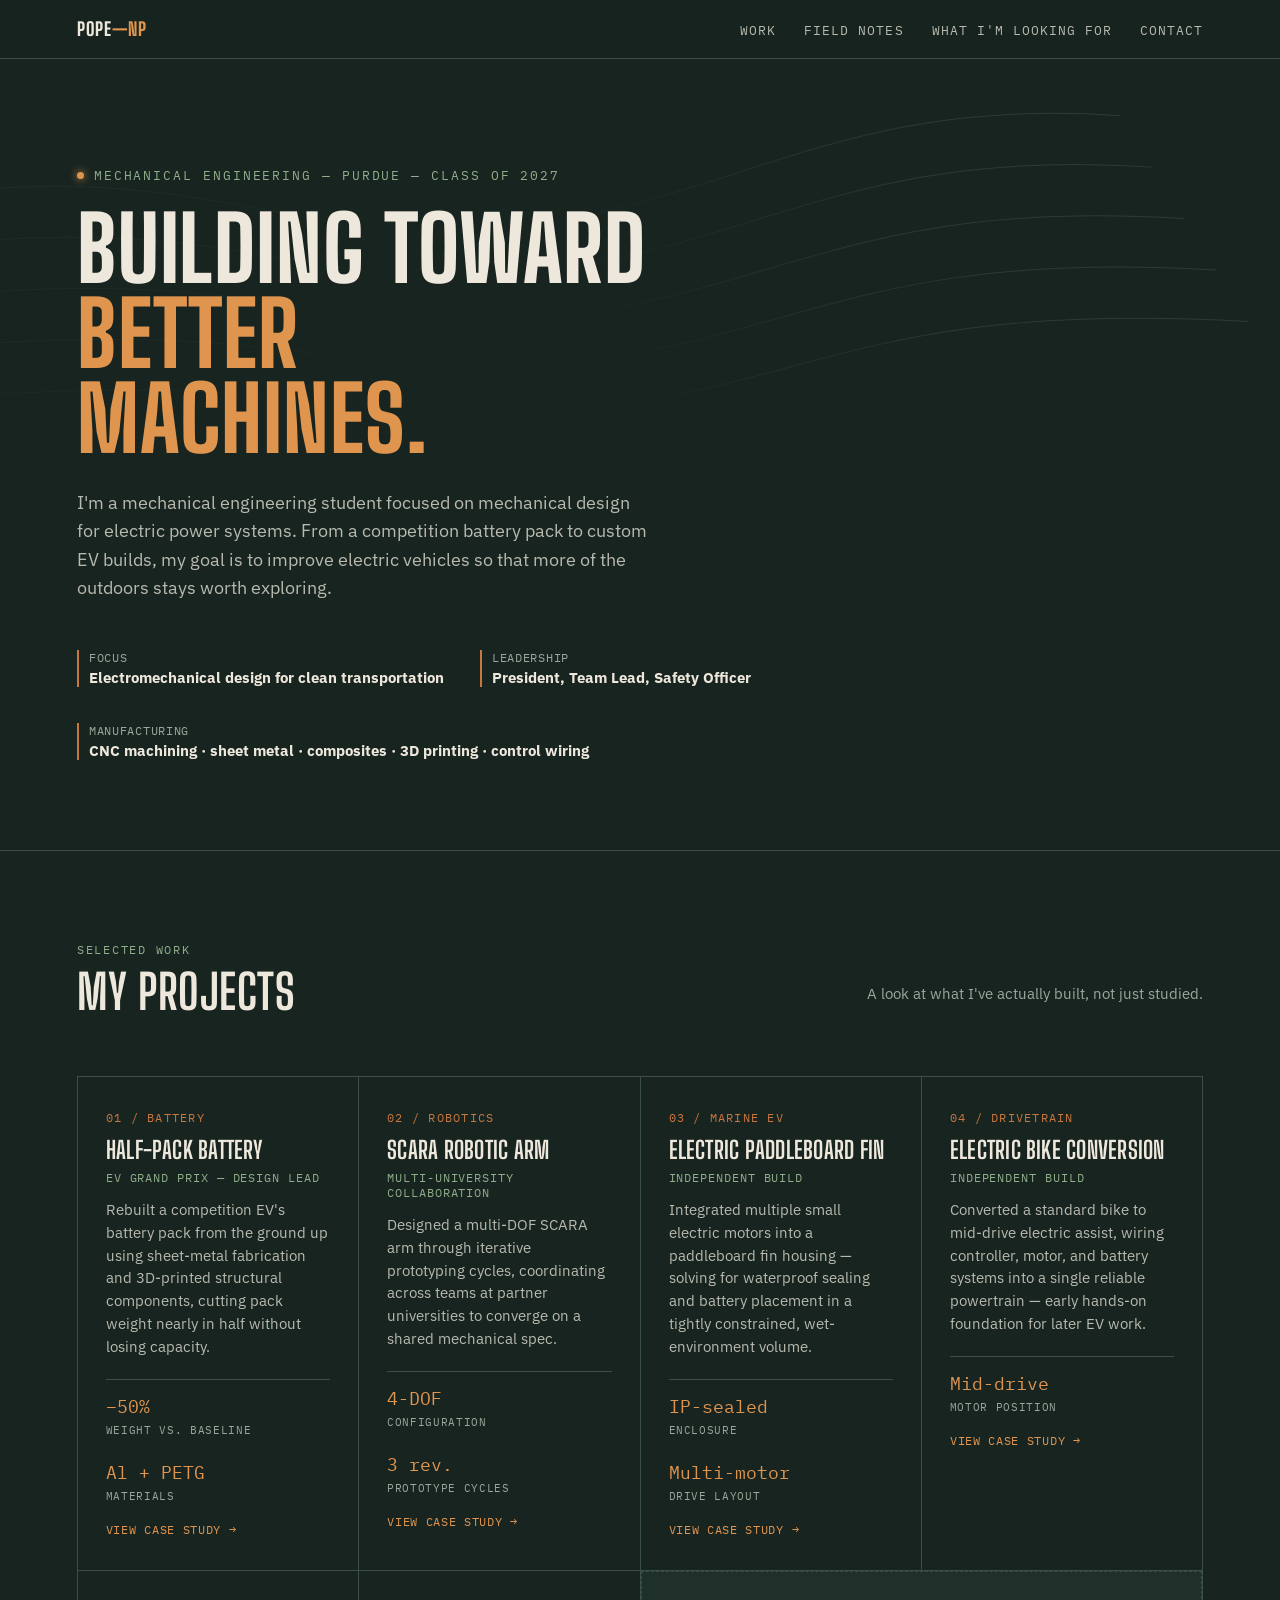
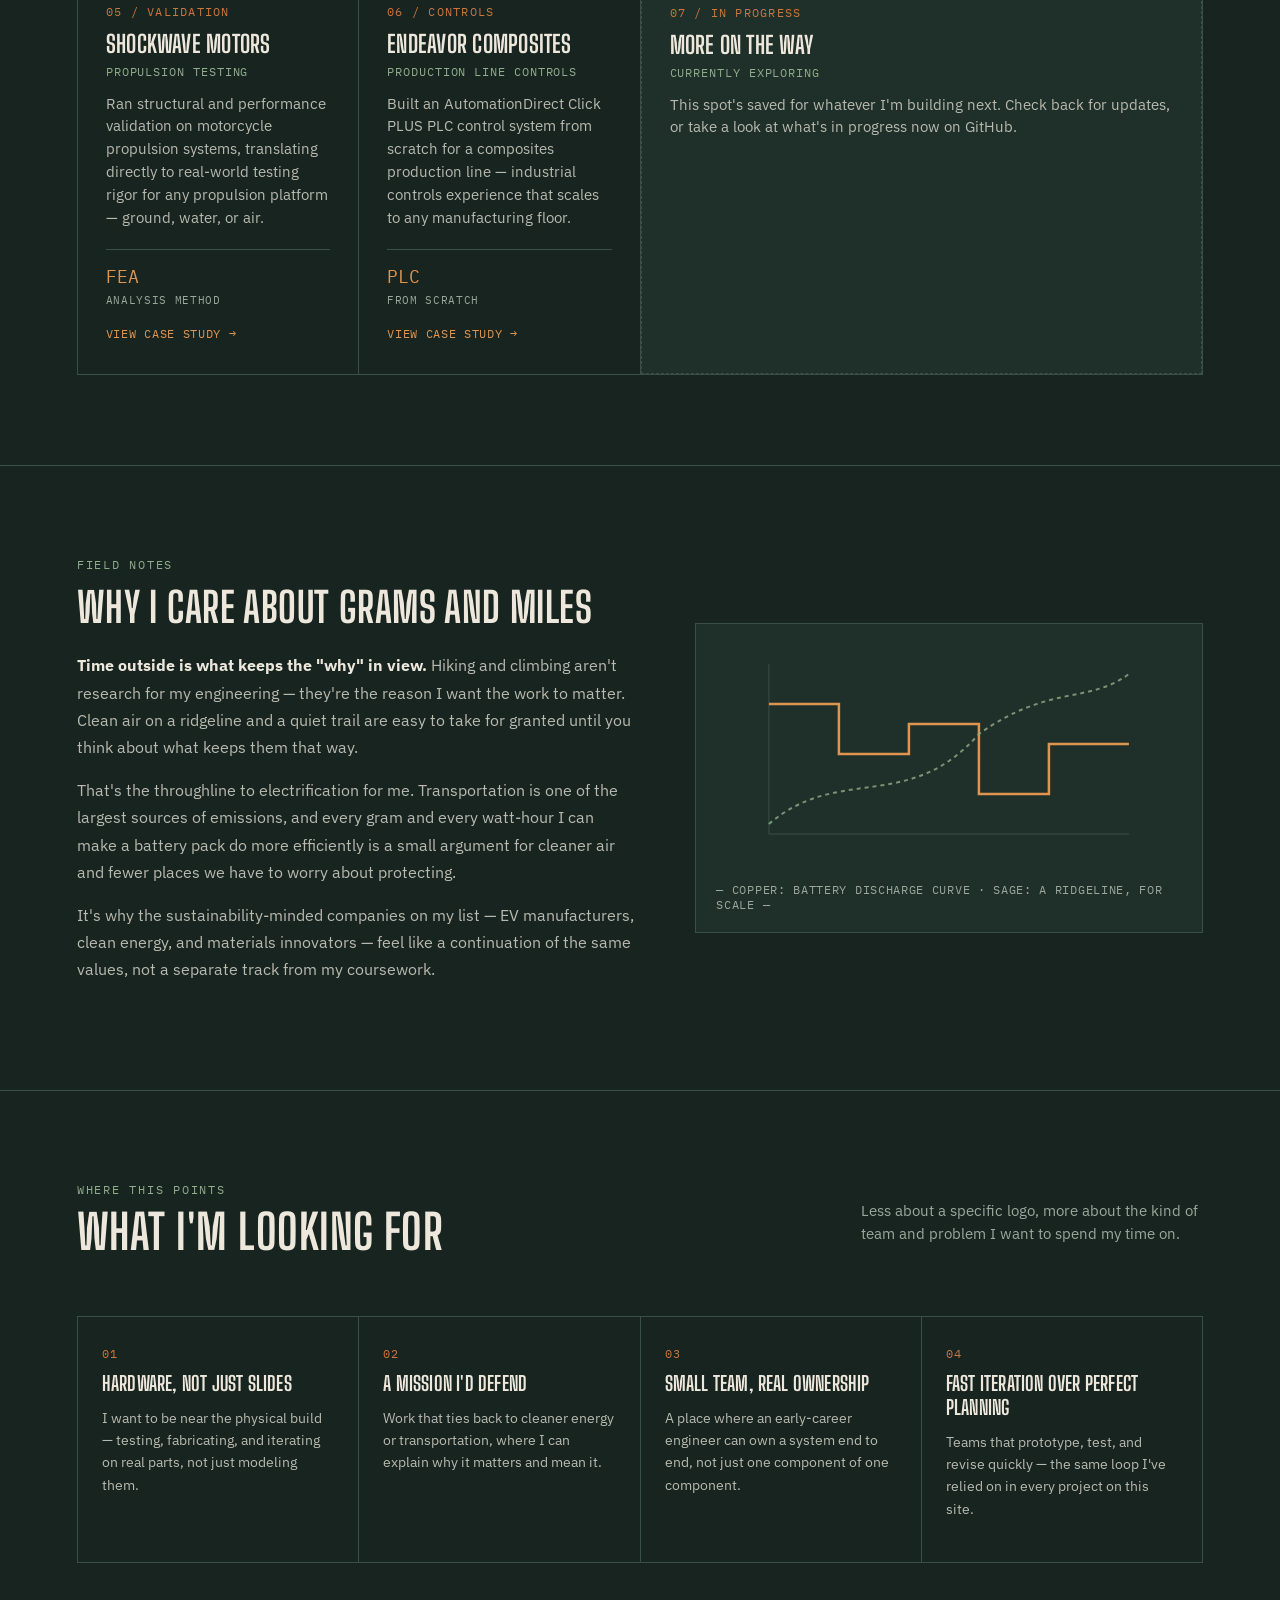
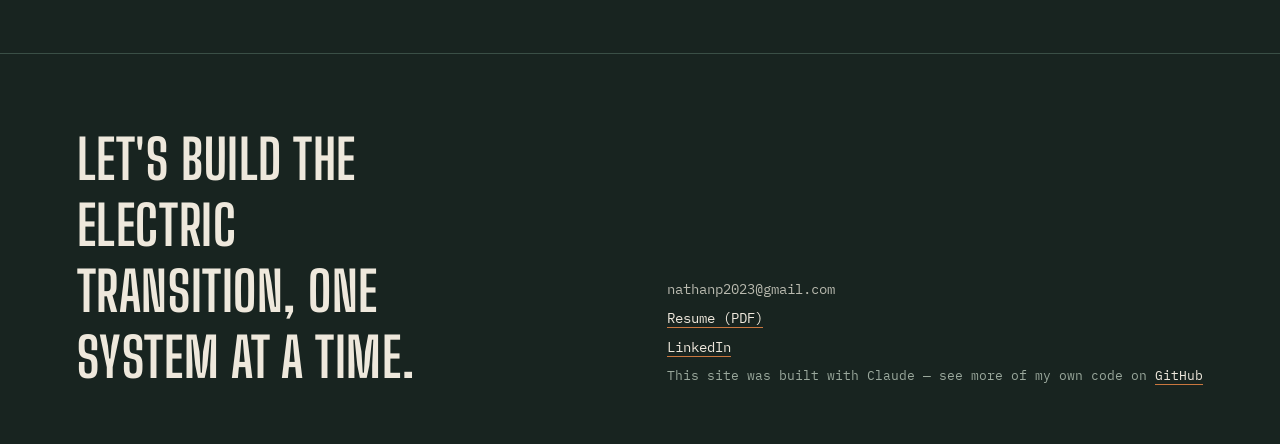
<file: index.html>
<!DOCTYPE html>
<html lang="en">
<head>
<meta charset="UTF-8">
<meta name="viewport" content="width=device-width, initial-scale=1.0">
<title>Nathan Pope — Mechanical Engineer</title>
<link rel="preconnect" href="https://fonts.googleapis.com">
<link href="https://fonts.googleapis.com/css2?family=Big+Shoulders+Display:wght@400;600;800&family=IBM+Plex+Mono:wght@400;500&family=IBM+Plex+Sans:wght@400;500;600&display=swap" rel="stylesheet">
<link rel="stylesheet" href="styles.css">
</head>
<body>
 
<svg class="contours" viewBox="0 0 1200 1400" preserveAspectRatio="none" xmlns="http://www.w3.org/2000/svg">
  <defs>
    <linearGradient id="fade" x1="0" y1="0" x2="0" y2="1">
      <stop offset="0%" stop-color="#8fae8b" stop-opacity="0.5"/>
      <stop offset="100%" stop-color="#8fae8b" stop-opacity="0"/>
    </linearGradient>
  </defs>
  <path d="M-50,300 C200,250 300,400 500,350 C700,300 800,150 1050,180" fill="none" stroke="url(#fade)" stroke-width="1.5"/>
  <path d="M-50,380 C220,330 320,470 520,420 C720,370 810,230 1080,260" fill="none" stroke="url(#fade)" stroke-width="1.5"/>
  <path d="M-50,460 C240,410 340,540 540,490 C740,440 820,310 1110,340" fill="none" stroke="url(#fade)" stroke-width="1.5"/>
  <path d="M-50,540 C260,490 360,610 560,560 C760,510 830,390 1140,420" fill="none" stroke="url(#fade)" stroke-width="1.5"/>
  <path d="M-50,620 C280,570 380,680 580,630 C780,580 840,470 1170,500" fill="none" stroke="url(#fade)" stroke-width="1.5"/>
</svg>
 
<nav>
  <div class="brand">POPE<span>—NP</span></div>
  <ul>
    <li><a href="projects.html">Work</a></li>
    <li><a href="#field">Field Notes</a></li>
    <li><a href="#targets">What I'm Looking For</a></li>
    <li><a href="#contact">Contact</a></li>
  </ul>
</nav>
 
<header class="hero">
  <div class="eyebrow"><span class="dot"></span> mechanical engineering — purdue — class of 2027</div>
  <h1 class="title">Building toward <em>better machines.</em></h1>
  <p class="hero-sub">I'm a mechanical engineering student focused on mechanical design for electric power systems. From a competition battery pack to custom EV builds, my goal is to improve electric vehicles so that more of the outdoors stays worth exploring.</p>
  <div class="hero-meta">
    <div>Focus<strong>Electromechanical design for clean transportation</strong></div>
    <div>Leadership<strong>President, Team Lead, Safety Officer</strong></div>
    <div>Manufacturing<strong>CNC machining · sheet metal · composites · 3D printing · control wiring</strong></div>
  </div>
</header>
 
<section id="work">
  <div class="section-head">
    <div>
      <div class="label">Selected Work</div>
      <h2>My Projects</h2>
    </div>
    <p>A look at what I've actually built, not just studied.</p>
  </div>
 
  <div class="projects">
    <div class="card">
      <div class="idx">01 / BATTERY</div>
      <h3>Half-Pack Battery</h3>
      <div class="role">EV Grand Prix — Design Lead</div>
      <p class="desc">Rebuilt a competition EV's battery pack from the ground up using sheet-metal fabrication and 3D-printed structural components, cutting pack weight nearly in half without losing capacity.</p>
      <div class="spec-row">
        <div class="spec"><span class="num">−50%</span><span class="lbl">Weight vs. baseline</span></div>
        <div class="spec"><span class="num">Al + PETG</span><span class="lbl">Materials</span></div>    </div>
      <a class="view-more" href="projects.html#halfpack">View case study &rarr;</a>
    </div>
 
    <div class="card">
      <div class="idx">02 / ROBOTICS</div>
      <h3>SCARA Robotic Arm</h3>
      <div class="role">Multi-university collaboration</div>
      <p class="desc">Designed a multi-DOF SCARA arm through iterative prototyping cycles, coordinating across teams at partner universities to converge on a shared mechanical spec.</p>
      <div class="spec-row">
        <div class="spec"><span class="num">4-DOF</span><span class="lbl">Configuration</span></div>
        <div class="spec"><span class="num">3 rev.</span><span class="lbl">Prototype cycles</span></div>    </div>
      <a class="view-more" href="projects.html#scara">View case study &rarr;</a>
    </div>
 
    <div class="card">
      <div class="idx">03 / MARINE EV</div>
      <h3>Electric Paddleboard Fin</h3>
      <div class="role">Independent build</div>
      <p class="desc">Integrated multiple small electric motors into a paddleboard fin housing — solving for waterproof sealing and battery placement in a tightly constrained, wet-environment volume.</p>
      <div class="spec-row">
        <div class="spec"><span class="num">IP-sealed</span><span class="lbl">Enclosure</span></div>
        <div class="spec"><span class="num">Multi-motor</span><span class="lbl">Drive layout</span></div>    </div>
      <a class="view-more" href="projects.html#finmotor">View case study &rarr;</a>
    </div>
 
    <div class="card">
      <div class="idx">04 / DRIVETRAIN</div>
      <h3>Electric Bike Conversion</h3>
      <div class="role">Independent build</div>
      <p class="desc">Converted a standard bike to mid-drive electric assist, wiring controller, motor, and battery systems into a single reliable powertrain — early hands-on foundation for later EV work.</p>
      <div class="spec-row">
        <div class="spec"><span class="num">Mid-drive</span><span class="lbl">Motor position</span></div>    </div>
      <a class="view-more" href="projects.html#ebike">View case study &rarr;</a>
    </div>
 
    <div class="card">
      <div class="idx">05 / VALIDATION</div>
      <h3>Shockwave Motors</h3>
      <div class="role">Propulsion Testing</div>
      <p class="desc">Ran structural and performance validation on motorcycle propulsion systems, translating directly to real-world testing rigor for any propulsion platform — ground, water, or air.</p>
      <div class="spec-row">
        <div class="spec"><span class="num">FEA</span><span class="lbl">Analysis method</span></div>    </div>
      <a class="view-more" href="projects.html#shockwave">View case study &rarr;</a>
    </div>
 
    <div class="card">
      <div class="idx">06 / CONTROLS</div>
      <h3>Endeavor Composites</h3>
      <div class="role">Production Line Controls</div>
      <p class="desc">Built an AutomationDirect Click PLUS PLC control system from scratch for a composites production line — industrial controls experience that scales to any manufacturing floor.</p>
      <div class="spec-row">
        <div class="spec"><span class="num">PLC</span><span class="lbl">From scratch</span></div>    </div>
      <a class="view-more" href="projects.html#endeavor">View case study &rarr;</a>
    </div>
 
    <div class="card teaser-card">
      <div class="idx">07 / IN PROGRESS</div>
      <h3>More on the way</h3>
      <div class="role">Currently exploring</div>
      <p class="desc">This spot's saved for whatever I'm building next. Check back for updates, or take a look at what's in progress now on GitHub.</p>
    </div>
  </div>
</section>
 
<section id="field">
  <div class="fieldnotes">
    <div class="copy">
      <div class="label" style="font-family:'IBM Plex Mono',monospace;color:var(--sage);font-size:0.78rem;letter-spacing:0.14em;text-transform:uppercase;">Field Notes</div>
      <h2 style="margin:10px 0 20px; font-size:clamp(1.8rem,4vw,2.6rem);">Why I care about grams and miles</h2>
      <p><strong>Time outside is what keeps the "why" in view.</strong> Hiking and climbing aren't research for my engineering — they're the reason I want the work to matter. Clean air on a ridgeline and a quiet trail are easy to take for granted until you think about what keeps them that way.</p>
      <p>That's the throughline to electrification for me. Transportation is one of the largest sources of emissions, and every gram and every watt-hour I can make a battery pack do more efficiently is a small argument for cleaner air and fewer places we have to worry about protecting.</p>
      <p>It's why the sustainability-minded companies on my list — EV manufacturers, clean energy, and materials innovators — feel like a continuation of the same values, not a separate track from my coursework.</p>
    </div>
    <div class="curve-box">
      <svg viewBox="0 0 400 220" width="100%" height="220">
        <line x1="20" y1="190" x2="380" y2="190" stroke="#3a4f46" stroke-width="1"/>
        <line x1="20" y1="20" x2="20" y2="190" stroke="#3a4f46" stroke-width="1"/>
        <path d="M20,60 L90,60 L90,110 L160,110 L160,80 L230,80 L230,150 L300,150 L300,100 L380,100"
              fill="none" stroke="#e0954f" stroke-width="2.5"/>
        <path d="M20,180 C90,120 160,170 230,90 C300,40 340,60 380,30"
              fill="none" stroke="#8fae8b" stroke-width="2" stroke-dasharray="4 4" opacity="0.8"/>
      </svg>
      <div class="cap">— Copper: battery discharge curve · Sage: a ridgeline, for scale —</div>
    </div>
  </div>
</section>
 
<section id="targets">
  <div class="section-head">
    <div>
      <div class="label">Where This Points</div>
      <h2>What I'm looking for</h2>
    </div>
    <p>Less about a specific logo, more about the kind of team and problem I want to spend my time on.</p>
  </div>
  <div class="valuegrid">
    <div class="valuecard">
      <div class="vidx">01</div>
      <h3>Hardware, not just slides</h3>
      <p>I want to be near the physical build — testing, fabricating, and iterating on real parts, not just modeling them.</p>
    </div>
    <div class="valuecard">
      <div class="vidx">02</div>
      <h3>A mission I'd defend</h3>
      <p>Work that ties back to cleaner energy or transportation, where I can explain why it matters and mean it.</p>
    </div>
    <div class="valuecard">
      <div class="vidx">03</div>
      <h3>Small team, real ownership</h3>
      <p>A place where an early-career engineer can own a system end to end, not just one component of one component.</p>
    </div>
    <div class="valuecard">
      <div class="vidx">04</div>
      <h3>Fast iteration over perfect planning</h3>
      <p>Teams that prototype, test, and revise quickly — the same loop I've relied on in every project on this site.</p>
    </div>
  </div>
</section>
 
<footer id="contact">
  <h2>Let's build the electric transition, one system at a time.</h2>
  <div class="contact">
    nathanp2023@gmail.com<br>
    <a href="#">Resume (PDF)</a><br>
    <a href="#">LinkedIn</a><br>
    <span style="color:var(--paper-muted); font-size:0.8rem;">This site was built with Claude — see more of my own code on <a href="https://github.com/2023popn" style="border-bottom:1px solid var(--copper);">GitHub</a></span>
  </div>
</footer>
 
<script>
(function(){
  var MIN_WIDTH = 280;
  var MAX_WIDTH = 420;
  var GAP = 1;
 
  function layoutProjects(){
    var container = document.querySelector('.projects');
    var cards = document.querySelectorAll('.projects .card:not(.teaser-card)');
    var teaser = document.querySelector('.teaser-card');
    if (!container || !cards.length) return;
 
    var containerWidth = container.clientWidth;
 
    // Pick the largest column count where each column stays >= MIN_WIDTH,
    // then nudge it up if that would make columns wider than MAX_WIDTH.
    var cols = Math.max(1, Math.floor((containerWidth + GAP) / (MIN_WIDTH + GAP)));
    while (cols > 1) {
      var w = (containerWidth - (cols - 1) * GAP) / cols;
      if (w <= MAX_WIDTH) break;
      cols++;
    }
 
    container.style.setProperty('--cols', cols);
 
    if (teaser){
      var remainder = cards.length % cols;
      if (remainder === 0){
        teaser.style.display = 'none';
      } else {
        teaser.style.display = 'block';
        teaser.style.gridColumn = 'span ' + (cols - remainder);
      }
    }
  }
 
  var resizeTimer;
  window.addEventListener('resize', function(){
    clearTimeout(resizeTimer);
    resizeTimer = setTimeout(layoutProjects, 150);
  });
  window.addEventListener('load', layoutProjects);
  document.addEventListener('DOMContentLoaded', layoutProjects);
 
  // Re-run once fonts finish loading, since font swaps can subtly change
  // available width (e.g. by changing whether a scrollbar is present).
  if (document.fonts && document.fonts.ready){
    document.fonts.ready.then(layoutProjects);
  }
})();
</script>
 
</body>
</html>
</file>
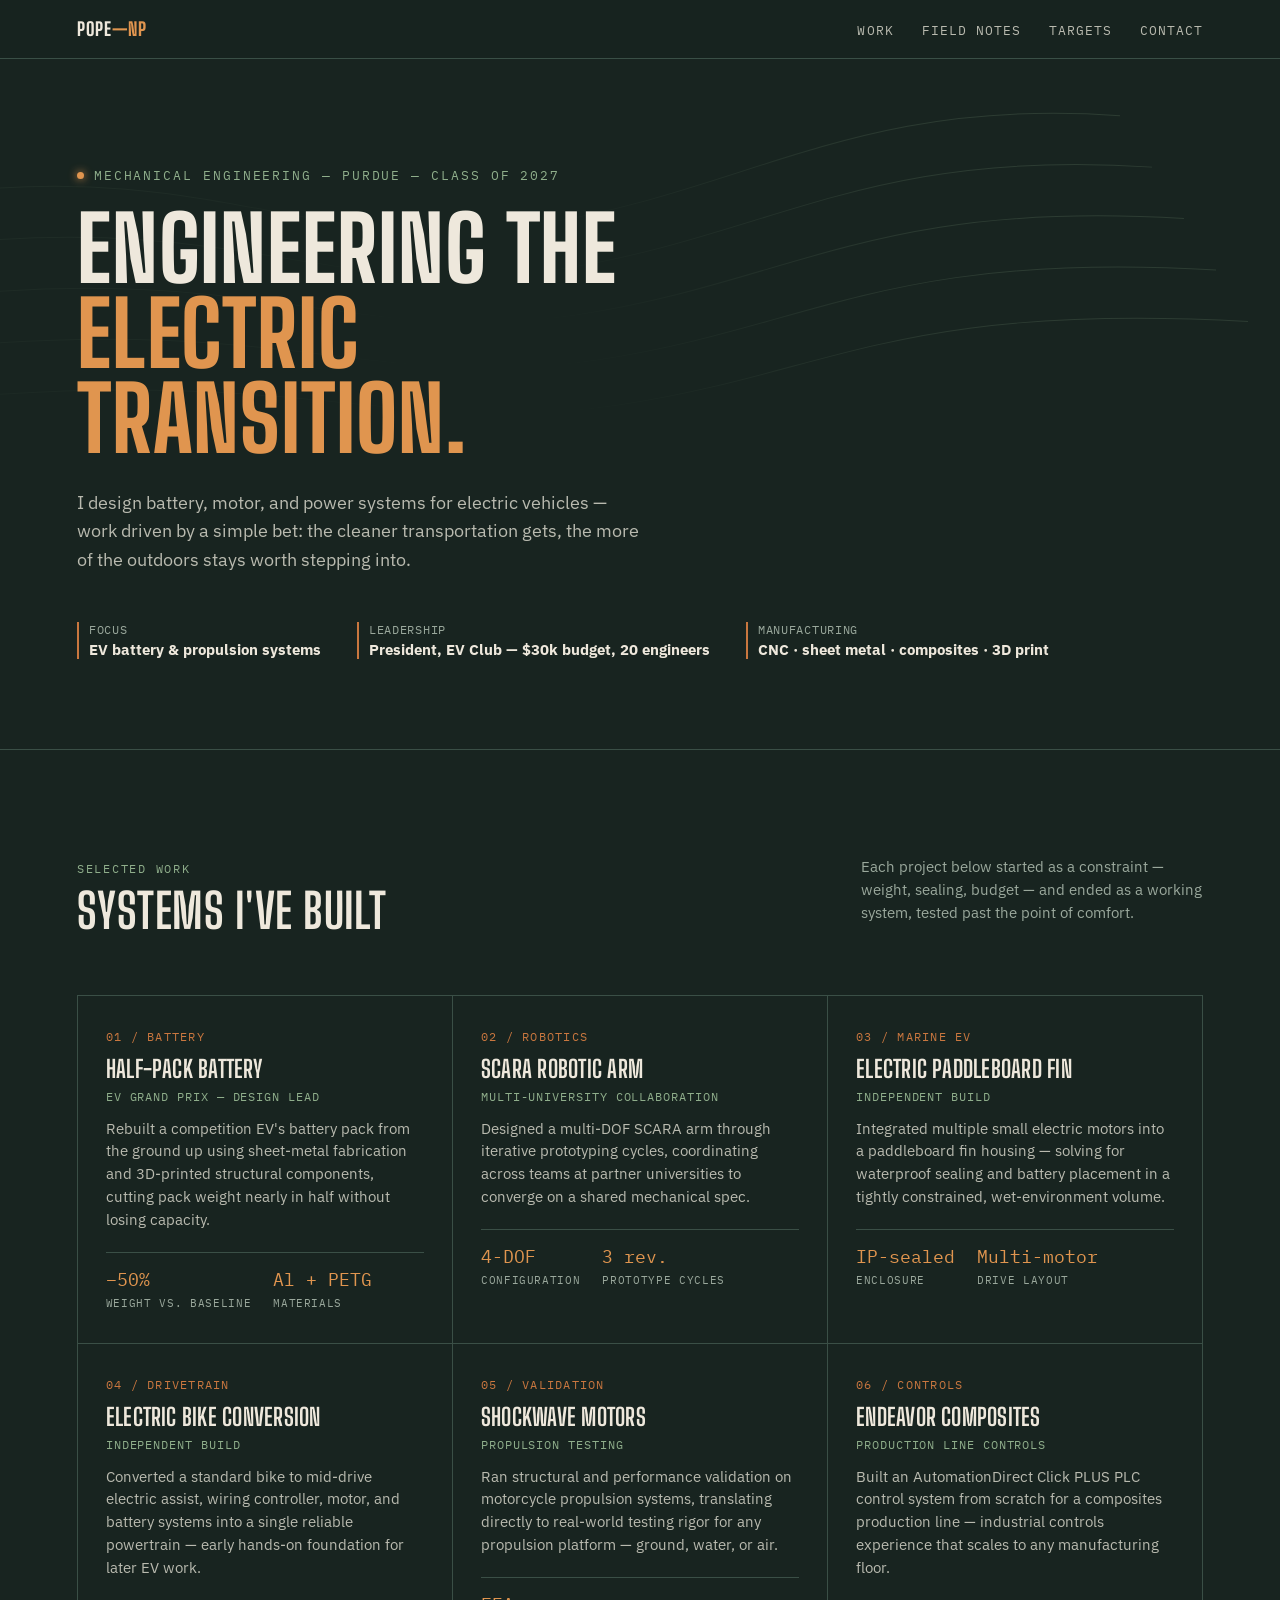
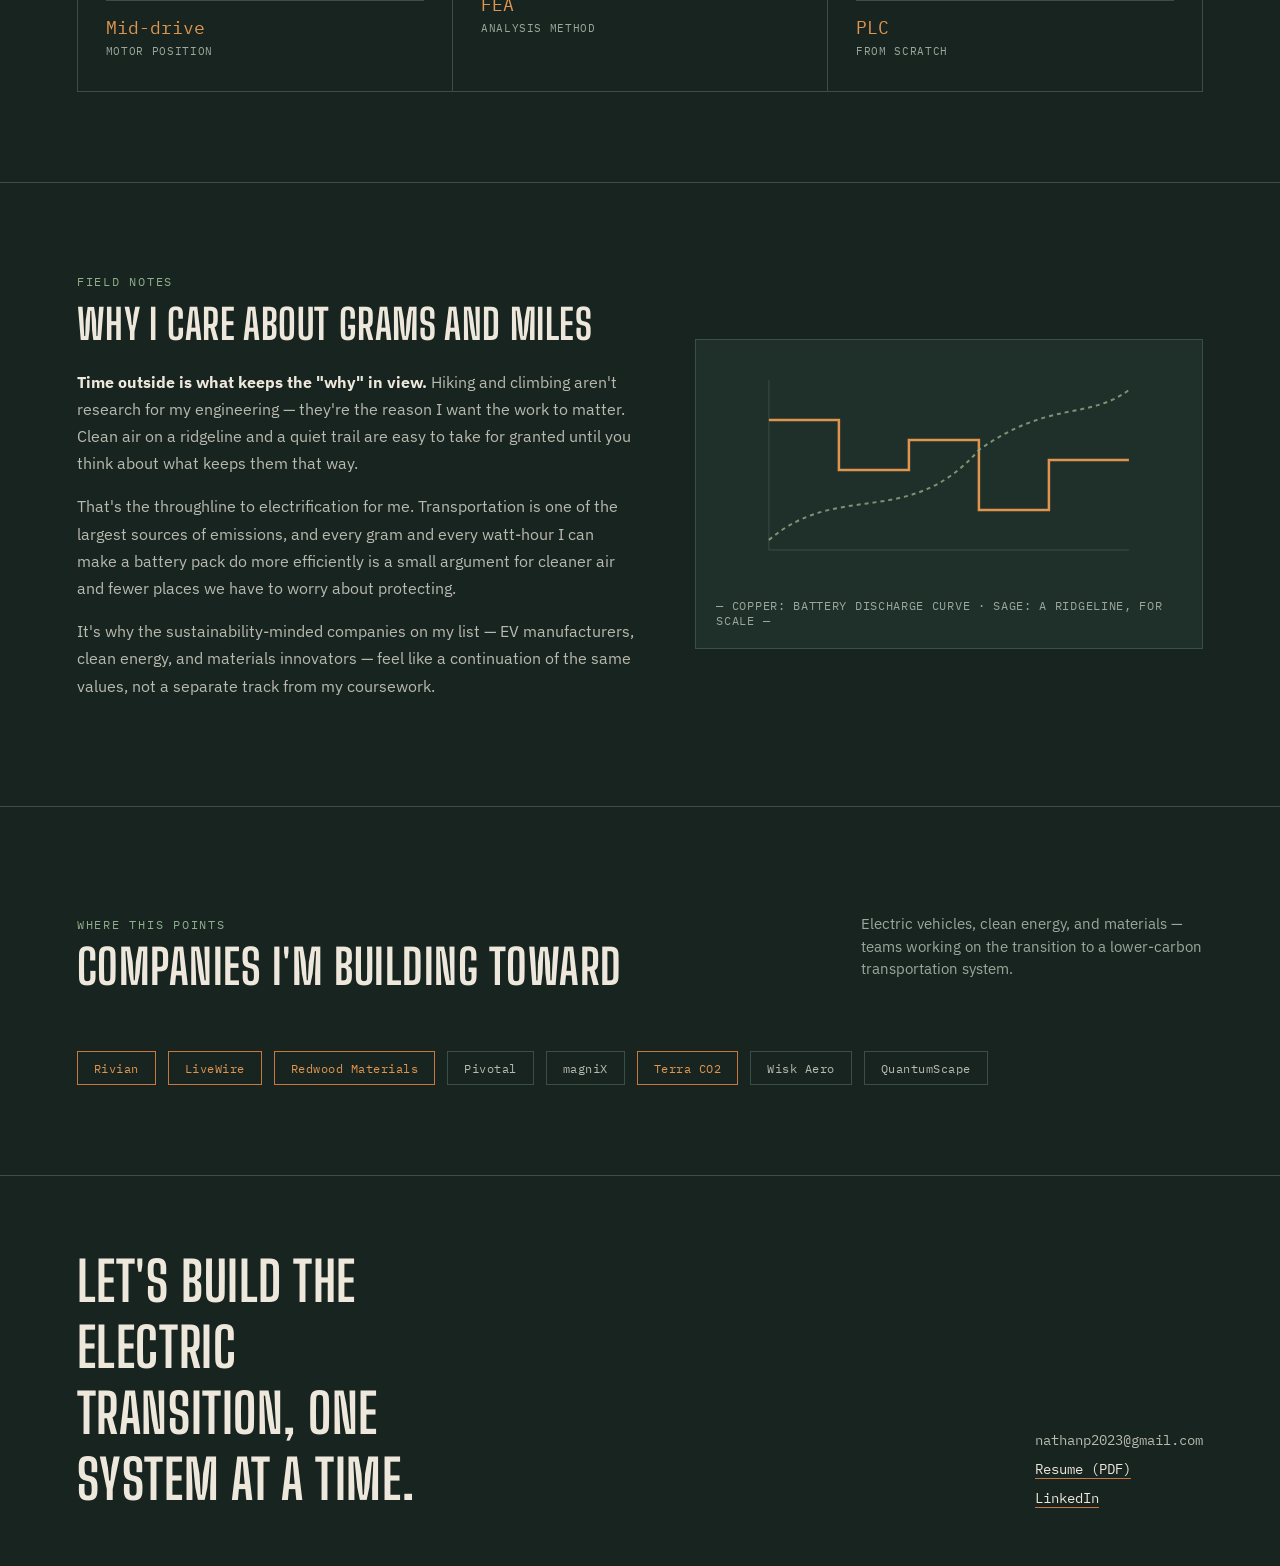
<file: nathan-pope-portfolio-mockup.html>
<!DOCTYPE html>
<html lang="en">
<head>
<meta charset="UTF-8">
<meta name="viewport" content="width=device-width, initial-scale=1.0">
<title>Nathan Pope — Mechanical Engineer</title>
<link rel="preconnect" href="https://fonts.googleapis.com">
<link href="https://fonts.googleapis.com/css2?family=Big+Shoulders+Display:wght@400;600;800&family=IBM+Plex+Mono:wght@400;500&family=IBM+Plex+Sans:wght@400;500;600&display=swap" rel="stylesheet">
<style>
  :root{
    --bg: #182420;
    --bg-2: #1f2f29;
    --line: #3a4f46;
    --copper: #c9773f;
    --copper-bright: #e0954f;
    --sage: #8fae8b;
    --paper: #eee8dc;
    --paper-dim: #b9baaf;
    --paper-muted: #9aa89c;
    --radius: 2px;
  }
  *{box-sizing:border-box;}
  html{scroll-behavior:smooth;}
  body{
    margin:0;
    background:var(--bg);
    color:var(--paper);
    font-family:'IBM Plex Sans', sans-serif;
    -webkit-font-smoothing:antialiased;
  }
  ::selection{ background:var(--copper); color:#182420; }

  h1,h2,h3{
    font-family:'Big Shoulders Display', sans-serif;
    text-transform:uppercase;
    margin:0;
    letter-spacing:0.01em;
  }
  .mono{ font-family:'IBM Plex Mono', monospace; }

  a{ color:var(--copper-bright); }

  /* ---------- topo/circuit background ---------- */
  .contours{
    position:absolute; inset:0;
    width:100%; height:100%;
    opacity:0.35;
    pointer-events:none;
  }

  /* ---------- nav ---------- */
  nav{
    position:sticky; top:0; z-index:20;
    display:flex; justify-content:space-between; align-items:center;
    padding: 18px 6vw;
    background:rgba(24,36,32,0.85);
    backdrop-filter:blur(6px);
    border-bottom:1px solid var(--line);
  }
  nav .brand{
    font-family:'Big Shoulders Display', sans-serif;
    font-weight:800;
    font-size:1.15rem;
    letter-spacing:0.04em;
    text-transform:uppercase;
    color:var(--paper);
  }
  nav .brand span{ color:var(--copper-bright); }
  nav ul{
    list-style:none; display:flex; gap:28px; margin:0; padding:0;
  }
  nav a{
    color:var(--paper-dim);
    text-decoration:none;
    font-size:0.8rem;
    letter-spacing:0.08em;
    text-transform:uppercase;
    font-family:'IBM Plex Mono', monospace;
  }
  nav a:hover{ color:var(--copper-bright); }

  /* ---------- hero ---------- */
  header.hero{
    position:relative;
    padding: 12vh 6vw 10vh;
    overflow:hidden;
    border-bottom:1px solid var(--line);
  }
  .eyebrow{
    font-family:'IBM Plex Mono', monospace;
    color:var(--sage);
    font-size:0.8rem;
    letter-spacing:0.15em;
    text-transform:uppercase;
    display:flex; align-items:center; gap:10px;
    margin-bottom:22px;
  }
  .eyebrow .dot{
    width:7px; height:7px; border-radius:50%;
    background:var(--copper-bright);
    box-shadow:0 0 8px var(--copper-bright);
  }
  h1.title{
    font-size: clamp(2.6rem, 7vw, 6rem);
    line-height:0.95;
    font-weight:800;
    max-width:14ch;
  }
  h1.title em{
    font-style:normal;
    color:var(--copper-bright);
  }
  .hero-sub{
    max-width:52ch;
    margin-top:28px;
    font-size:1.1rem;
    line-height:1.6;
    color:var(--paper-dim);
  }
  .hero-meta{
    display:flex; gap:36px; margin-top:48px; flex-wrap:wrap;
  }
  .hero-meta div{
    font-family:'IBM Plex Mono', monospace;
    font-size:0.75rem;
    color:var(--paper-muted);
    text-transform:uppercase;
    letter-spacing:0.06em;
    border-left:2px solid var(--copper);
    padding-left:10px;
  }
  .hero-meta strong{
    display:block;
    color:var(--paper);
    font-size:0.95rem;
    font-family:'IBM Plex Sans', sans-serif;
    text-transform:none;
    letter-spacing:0;
    margin-top:2px;
  }

  /* ---------- section shell ---------- */
  section{ padding: 10vh 6vw; border-bottom:1px solid var(--line); position:relative; }
  .section-head{
    display:flex; justify-content:space-between; align-items:flex-end;
    margin-bottom:56px; flex-wrap:wrap; gap:16px;
  }
  .section-head .label{
    font-family:'IBM Plex Mono', monospace;
    color:var(--sage);
    font-size:0.78rem; letter-spacing:0.14em; text-transform:uppercase;
  }
  .section-head h2{
    font-size:clamp(1.8rem,4vw,3rem);
    margin-top:6px;
  }
  .section-head p{
    max-width:38ch; color:var(--paper-muted); font-size:0.95rem; line-height:1.5;
  }

  /* ---------- projects ---------- */
  .projects{
    display:grid;
    grid-template-columns:repeat(auto-fit, minmax(300px,1fr));
    gap:1px;
    background:var(--line);
    border:1px solid var(--line);
  }
  .card{
    background:var(--bg);
    padding:32px 28px;
    position:relative;
    transition:background 0.25s ease;
  }
  .card:hover{ background:var(--bg-2); }
  .card .idx{
    font-family:'IBM Plex Mono', monospace;
    color:var(--copper);
    font-size:0.78rem;
    letter-spacing:0.1em;
  }
  .card h3{
    font-size:1.5rem;
    margin-top:10px;
    color:var(--paper);
  }
  .card .role{
    color:var(--sage);
    font-family:'IBM Plex Mono', monospace;
    font-size:0.72rem;
    text-transform:uppercase;
    letter-spacing:0.08em;
    margin-top:6px;
  }
  .card p.desc{
    color:var(--paper-dim);
    font-size:0.92rem;
    line-height:1.55;
    margin-top:14px;
  }
  .spec-row{
    display:flex; gap:22px; margin-top:20px; flex-wrap:wrap;
    border-top:1px solid var(--line); padding-top:14px;
  }
  .spec{
    font-family:'IBM Plex Mono', monospace;
  }
  .spec .num{ color:var(--copper-bright); font-size:1.15rem; display:block; }
  .spec .lbl{ color:var(--paper-muted); font-size:0.68rem; text-transform:uppercase; letter-spacing:0.06em; }

  /* ---------- field notes / outdoors ---------- */
  .fieldnotes{
    display:grid;
    grid-template-columns: 1.1fr 1fr;
    gap:60px;
    align-items:center;
  }
  @media (max-width:800px){ .fieldnotes{ grid-template-columns:1fr; } }
  .fieldnotes .copy p{
    color:var(--paper-dim); line-height:1.7; font-size:1rem; margin-bottom:16px;
  }
  .fieldnotes .copy p strong{ color:var(--paper); }
  .curve-box{
    border:1px solid var(--line);
    background:var(--bg-2);
    padding:20px;
  }
  .curve-box .cap{
    font-family:'IBM Plex Mono', monospace;
    font-size:0.72rem; color:var(--paper-muted);
    text-transform:uppercase; letter-spacing:0.06em;
    margin-top:14px;
  }

  /* ---------- companies strip ---------- */
  .targets{
    display:flex; flex-wrap:wrap; gap:12px;
  }
  .chip{
    border:1px solid var(--line);
    padding:8px 16px;
    font-family:'IBM Plex Mono', monospace;
    font-size:0.78rem;
    color:var(--paper-dim);
    letter-spacing:0.04em;
  }
  .chip.on{
    border-color:var(--copper);
    color:var(--copper-bright);
  }

  /* ---------- footer ---------- */
  footer{
    padding:8vh 6vw 6vh;
    display:flex; justify-content:space-between; align-items:flex-end; flex-wrap:wrap; gap:24px;
  }
  footer h2{ font-size:clamp(2rem,5vw,3.4rem); max-width:16ch; }
  footer .contact{
    font-family:'IBM Plex Mono', monospace;
    color:var(--paper-dim);
    font-size:0.9rem;
    line-height:2;
  }
  footer .contact a{ color:var(--paper); text-decoration:none; border-bottom:1px solid var(--copper); }
</style>
</head>
<body>

<svg class="contours" viewBox="0 0 1200 1400" preserveAspectRatio="none" xmlns="http://www.w3.org/2000/svg">
  <defs>
    <linearGradient id="fade" x1="0" y1="0" x2="0" y2="1">
      <stop offset="0%" stop-color="#8fae8b" stop-opacity="0.5"/>
      <stop offset="100%" stop-color="#8fae8b" stop-opacity="0"/>
    </linearGradient>
  </defs>
  <path d="M-50,300 C200,250 300,400 500,350 C700,300 800,150 1050,180" fill="none" stroke="url(#fade)" stroke-width="1.5"/>
  <path d="M-50,380 C220,330 320,470 520,420 C720,370 810,230 1080,260" fill="none" stroke="url(#fade)" stroke-width="1.5"/>
  <path d="M-50,460 C240,410 340,540 540,490 C740,440 820,310 1110,340" fill="none" stroke="url(#fade)" stroke-width="1.5"/>
  <path d="M-50,540 C260,490 360,610 560,560 C760,510 830,390 1140,420" fill="none" stroke="url(#fade)" stroke-width="1.5"/>
  <path d="M-50,620 C280,570 380,680 580,630 C780,580 840,470 1170,500" fill="none" stroke="url(#fade)" stroke-width="1.5"/>
</svg>

<nav>
  <div class="brand">POPE<span>—NP</span></div>
  <ul>
    <li><a href="#work">Work</a></li>
    <li><a href="#field">Field Notes</a></li>
    <li><a href="#targets">Targets</a></li>
    <li><a href="#contact">Contact</a></li>
  </ul>
</nav>

<header class="hero">
  <div class="eyebrow"><span class="dot"></span> mechanical engineering — purdue — class of 2027</div>
  <h1 class="title">Engineering the <em>electric transition.</em></h1>
  <p class="hero-sub">I design battery, motor, and power systems for electric vehicles — work driven by a simple bet: the cleaner transportation gets, the more of the outdoors stays worth stepping into.</p>
  <div class="hero-meta">
    <div>Focus<strong>EV battery & propulsion systems</strong></div>
    <div>Leadership<strong>President, EV Club — $30k budget, 20 engineers</strong></div>
    <div>Manufacturing<strong>CNC · sheet metal · composites · 3D print</strong></div>
  </div>
</header>

<section id="work">
  <div class="section-head">
    <div>
      <div class="label">Selected Work</div>
      <h2>Systems I've built</h2>
    </div>
    <p>Each project below started as a constraint — weight, sealing, budget — and ended as a working system, tested past the point of comfort.</p>
  </div>

  <div class="projects">
    <div class="card">
      <div class="idx">01 / BATTERY</div>
      <h3>Half-Pack Battery</h3>
      <div class="role">EV Grand Prix — Design Lead</div>
      <p class="desc">Rebuilt a competition EV's battery pack from the ground up using sheet-metal fabrication and 3D-printed structural components, cutting pack weight nearly in half without losing capacity.</p>
      <div class="spec-row">
        <div class="spec"><span class="num">−50%</span><span class="lbl">Weight vs. baseline</span></div>
        <div class="spec"><span class="num">Al + PETG</span><span class="lbl">Materials</span></div>
      </div>
    </div>

    <div class="card">
      <div class="idx">02 / ROBOTICS</div>
      <h3>SCARA Robotic Arm</h3>
      <div class="role">Multi-university collaboration</div>
      <p class="desc">Designed a multi-DOF SCARA arm through iterative prototyping cycles, coordinating across teams at partner universities to converge on a shared mechanical spec.</p>
      <div class="spec-row">
        <div class="spec"><span class="num">4-DOF</span><span class="lbl">Configuration</span></div>
        <div class="spec"><span class="num">3 rev.</span><span class="lbl">Prototype cycles</span></div>
      </div>
    </div>

    <div class="card">
      <div class="idx">03 / MARINE EV</div>
      <h3>Electric Paddleboard Fin</h3>
      <div class="role">Independent build</div>
      <p class="desc">Integrated multiple small electric motors into a paddleboard fin housing — solving for waterproof sealing and battery placement in a tightly constrained, wet-environment volume.</p>
      <div class="spec-row">
        <div class="spec"><span class="num">IP-sealed</span><span class="lbl">Enclosure</span></div>
        <div class="spec"><span class="num">Multi-motor</span><span class="lbl">Drive layout</span></div>
      </div>
    </div>

    <div class="card">
      <div class="idx">04 / DRIVETRAIN</div>
      <h3>Electric Bike Conversion</h3>
      <div class="role">Independent build</div>
      <p class="desc">Converted a standard bike to mid-drive electric assist, wiring controller, motor, and battery systems into a single reliable powertrain — early hands-on foundation for later EV work.</p>
      <div class="spec-row">
        <div class="spec"><span class="num">Mid-drive</span><span class="lbl">Motor position</span></div>
      </div>
    </div>

    <div class="card">
      <div class="idx">05 / VALIDATION</div>
      <h3>Shockwave Motors</h3>
      <div class="role">Propulsion Testing</div>
      <p class="desc">Ran structural and performance validation on motorcycle propulsion systems, translating directly to real-world testing rigor for any propulsion platform — ground, water, or air.</p>
      <div class="spec-row">
        <div class="spec"><span class="num">FEA</span><span class="lbl">Analysis method</span></div>
      </div>
    </div>

    <div class="card">
      <div class="idx">06 / CONTROLS</div>
      <h3>Endeavor Composites</h3>
      <div class="role">Production Line Controls</div>
      <p class="desc">Built an AutomationDirect Click PLUS PLC control system from scratch for a composites production line — industrial controls experience that scales to any manufacturing floor.</p>
      <div class="spec-row">
        <div class="spec"><span class="num">PLC</span><span class="lbl">From scratch</span></div>
      </div>
    </div>
  </div>
</section>

<section id="field">
  <div class="fieldnotes">
    <div class="copy">
      <div class="label" style="font-family:'IBM Plex Mono',monospace;color:var(--sage);font-size:0.78rem;letter-spacing:0.14em;text-transform:uppercase;">Field Notes</div>
      <h2 style="margin:10px 0 20px; font-size:clamp(1.8rem,4vw,2.6rem);">Why I care about grams and miles</h2>
      <p><strong>Time outside is what keeps the "why" in view.</strong> Hiking and climbing aren't research for my engineering — they're the reason I want the work to matter. Clean air on a ridgeline and a quiet trail are easy to take for granted until you think about what keeps them that way.</p>
      <p>That's the throughline to electrification for me. Transportation is one of the largest sources of emissions, and every gram and every watt-hour I can make a battery pack do more efficiently is a small argument for cleaner air and fewer places we have to worry about protecting.</p>
      <p>It's why the sustainability-minded companies on my list — EV manufacturers, clean energy, and materials innovators — feel like a continuation of the same values, not a separate track from my coursework.</p>
    </div>
    <div class="curve-box">
      <svg viewBox="0 0 400 220" width="100%" height="220">
        <line x1="20" y1="190" x2="380" y2="190" stroke="#3a4f46" stroke-width="1"/>
        <line x1="20" y1="20" x2="20" y2="190" stroke="#3a4f46" stroke-width="1"/>
        <path d="M20,60 L90,60 L90,110 L160,110 L160,80 L230,80 L230,150 L300,150 L300,100 L380,100"
              fill="none" stroke="#e0954f" stroke-width="2.5"/>
        <path d="M20,180 C90,120 160,170 230,90 C300,40 340,60 380,30"
              fill="none" stroke="#8fae8b" stroke-width="2" stroke-dasharray="4 4" opacity="0.8"/>
      </svg>
      <div class="cap">— Copper: battery discharge curve · Sage: a ridgeline, for scale —</div>
    </div>
  </div>
</section>

<section id="targets">
  <div class="section-head">
    <div>
      <div class="label">Where This Points</div>
      <h2>Companies I'm building toward</h2>
    </div>
    <p>Electric vehicles, clean energy, and materials — teams working on the transition to a lower-carbon transportation system.</p>
  </div>
  <div class="targets">
    <div class="chip on">Rivian</div>
    <div class="chip on">LiveWire</div>
    <div class="chip on">Redwood Materials</div>
    <div class="chip">Pivotal</div>
    <div class="chip">magniX</div>
    <div class="chip on">Terra CO2</div>
    <div class="chip">Wisk Aero</div>
    <div class="chip">QuantumScape</div>
  </div>
</section>

<footer id="contact">
  <h2>Let's build the electric transition, one system at a time.</h2>
  <div class="contact">
    nathanp2023@gmail.com<br>
    <a href="#">Resume (PDF)</a><br>
    <a href="#">LinkedIn</a>
  </div>
</footer>

</body>
</html>
</file>
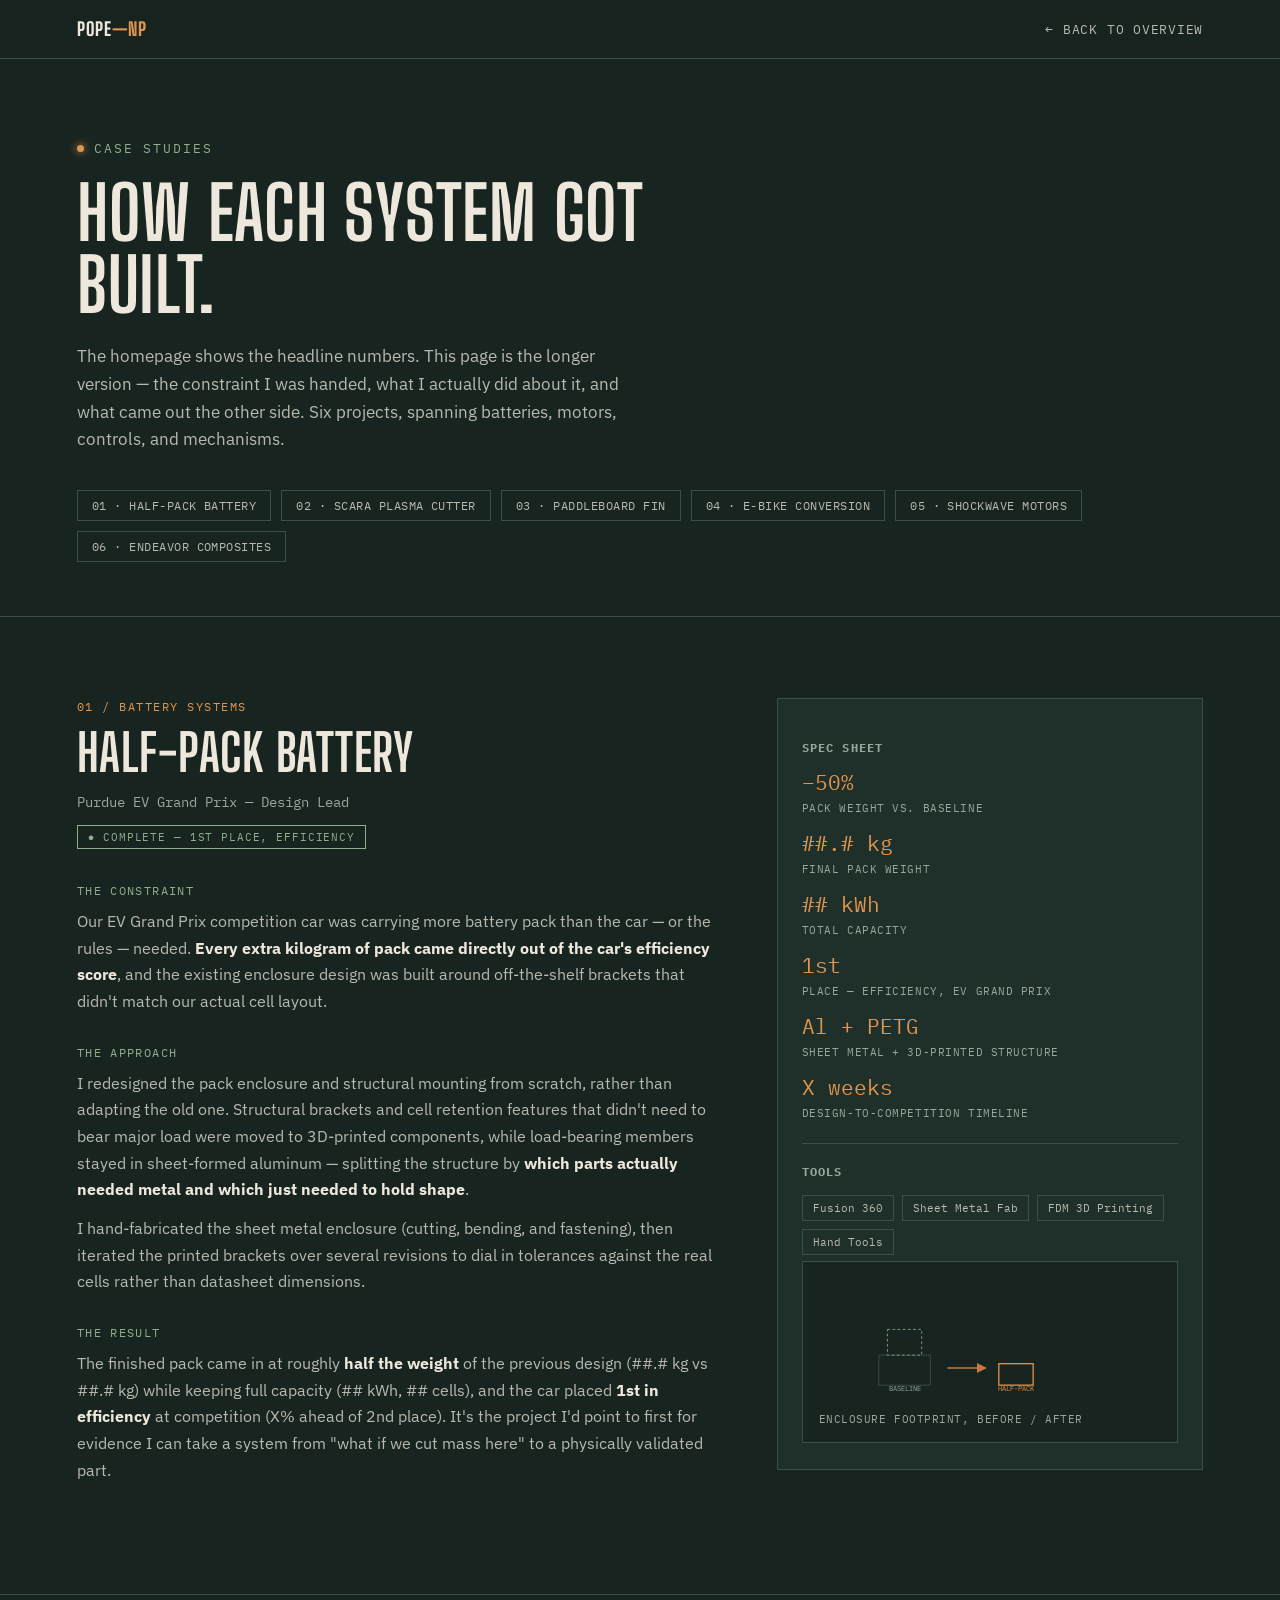
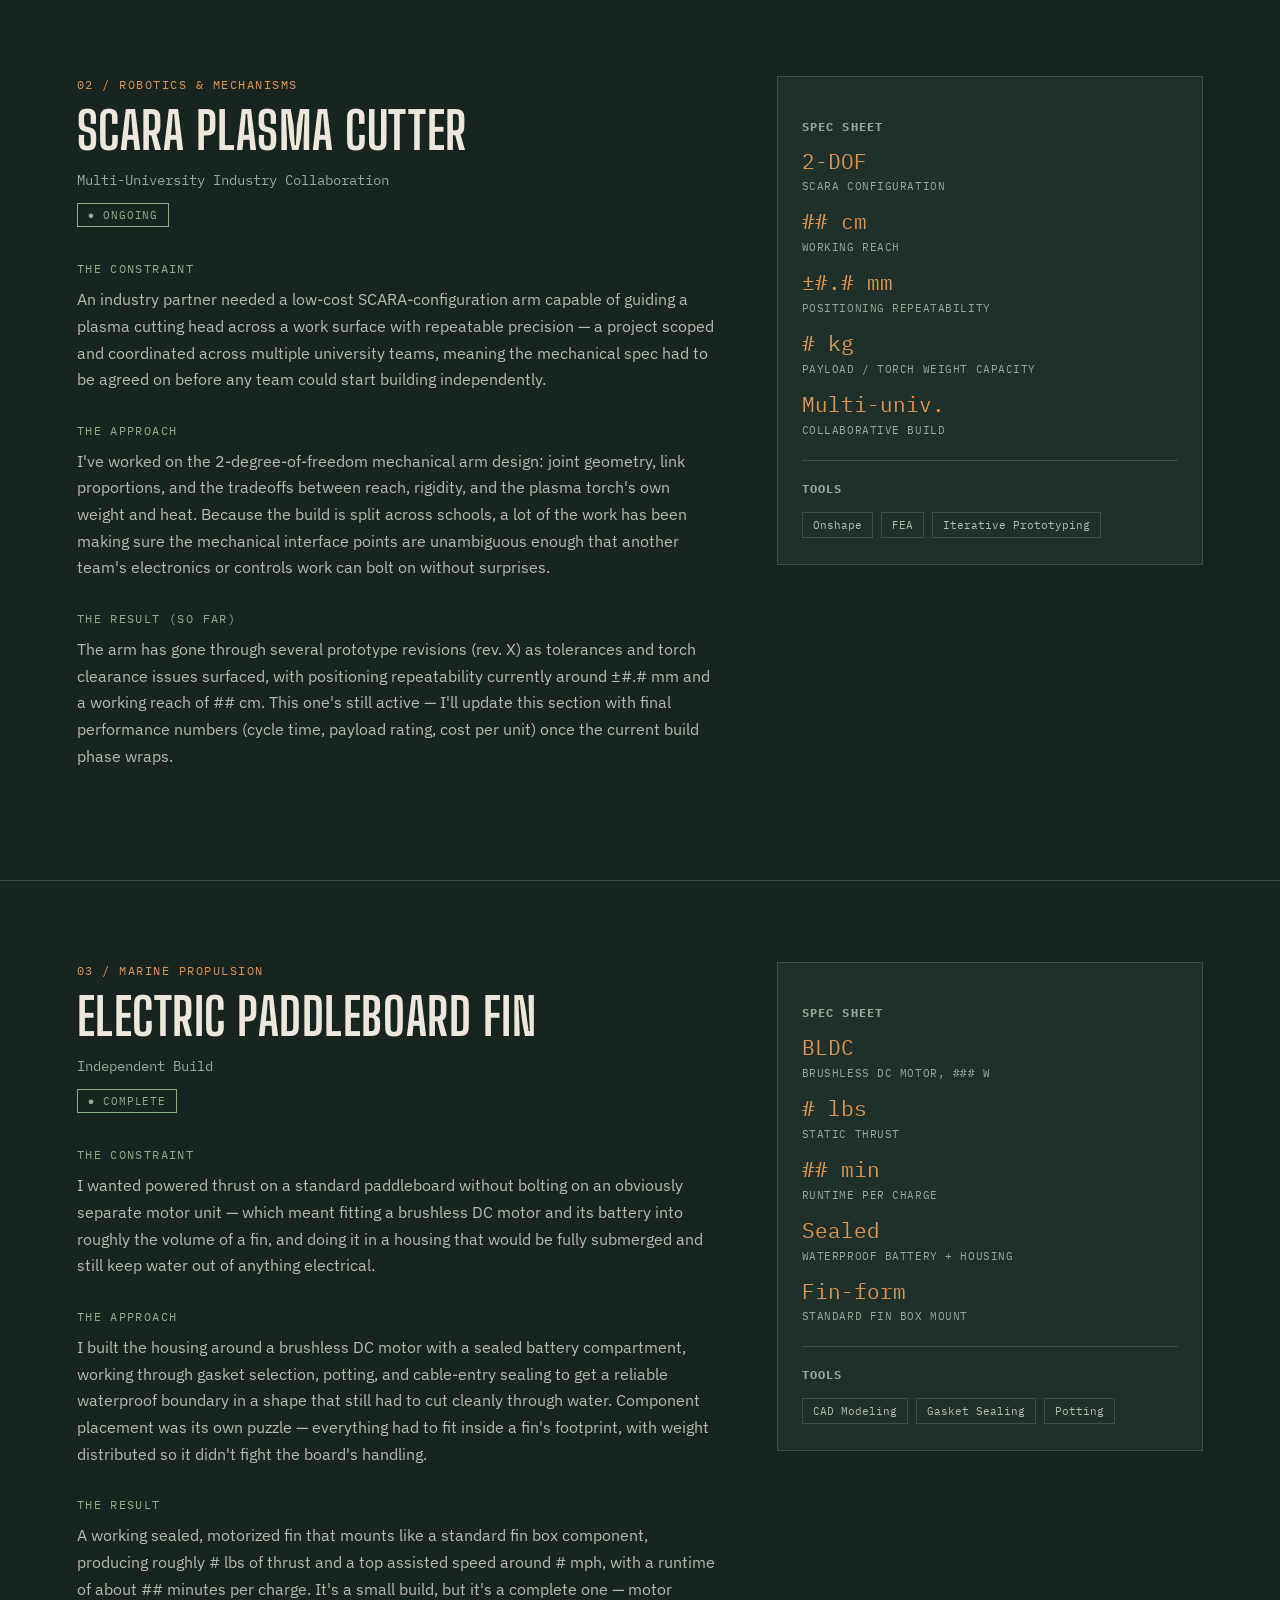
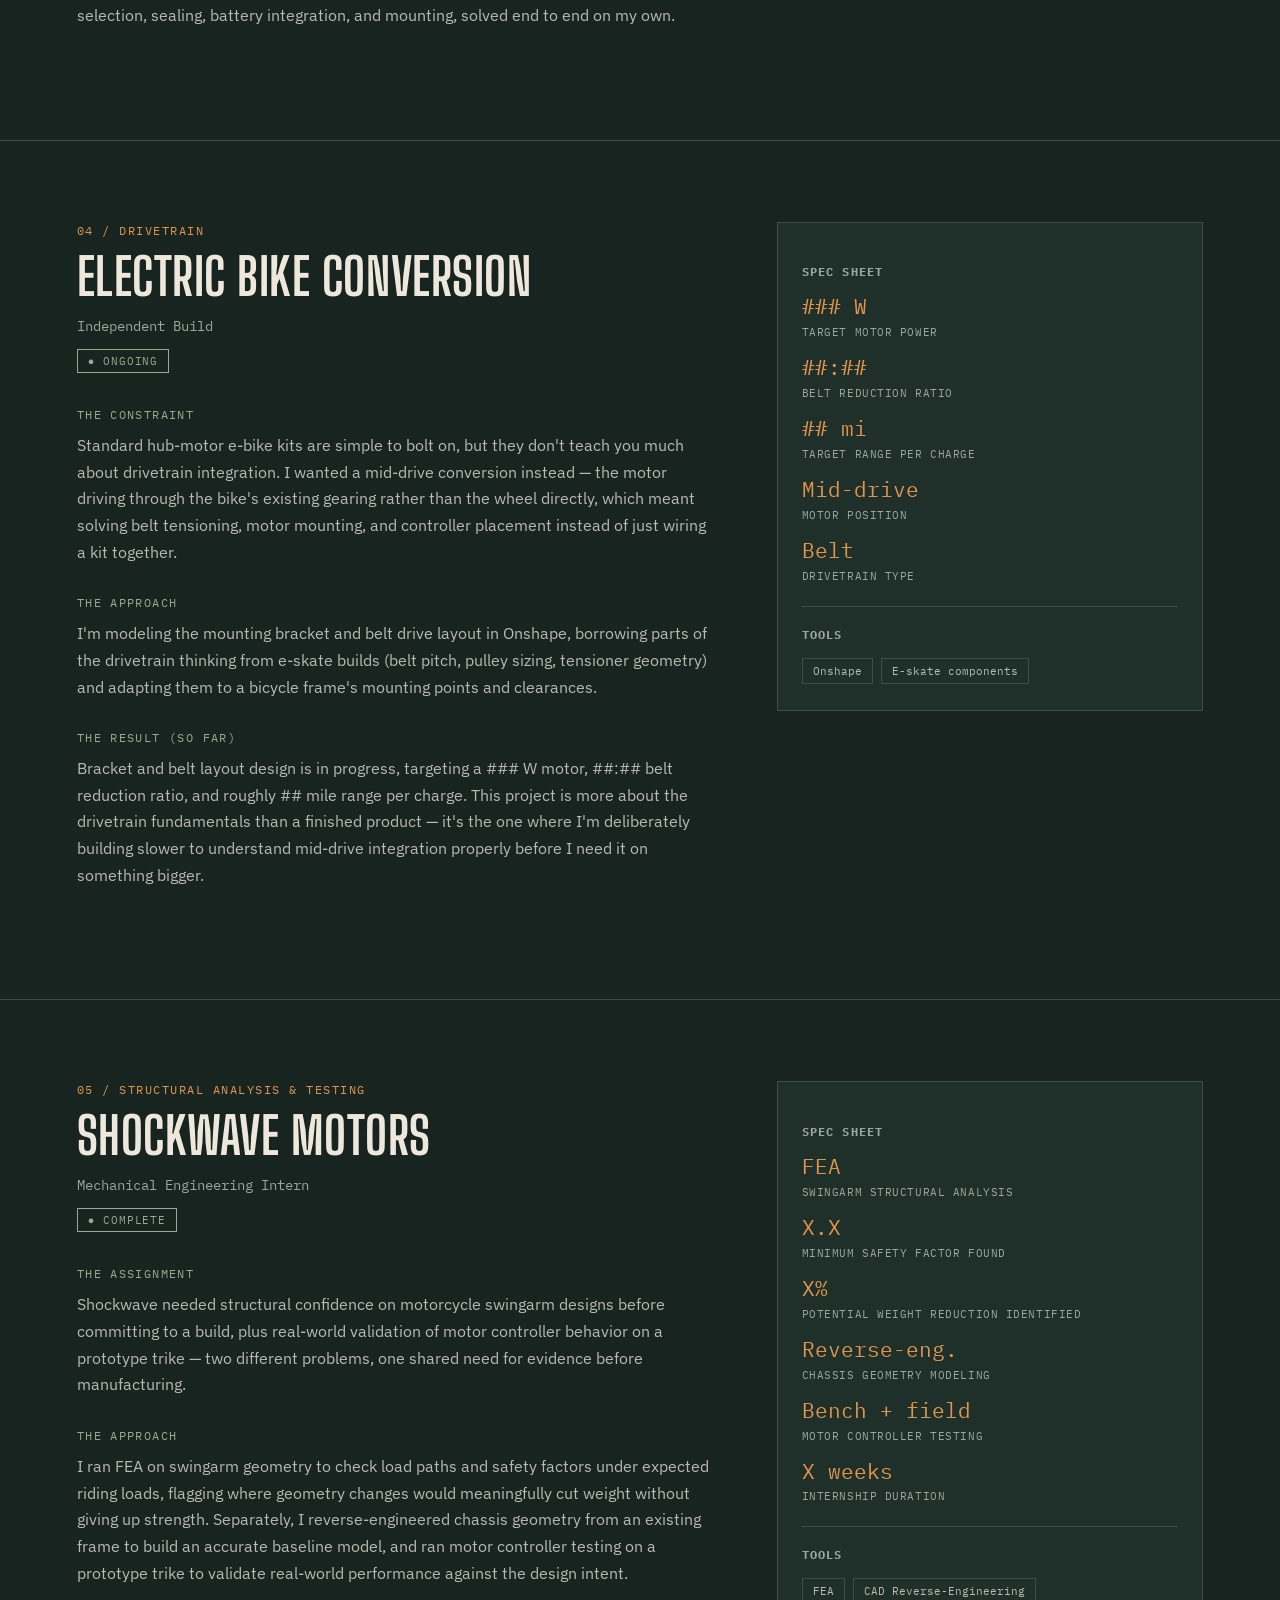
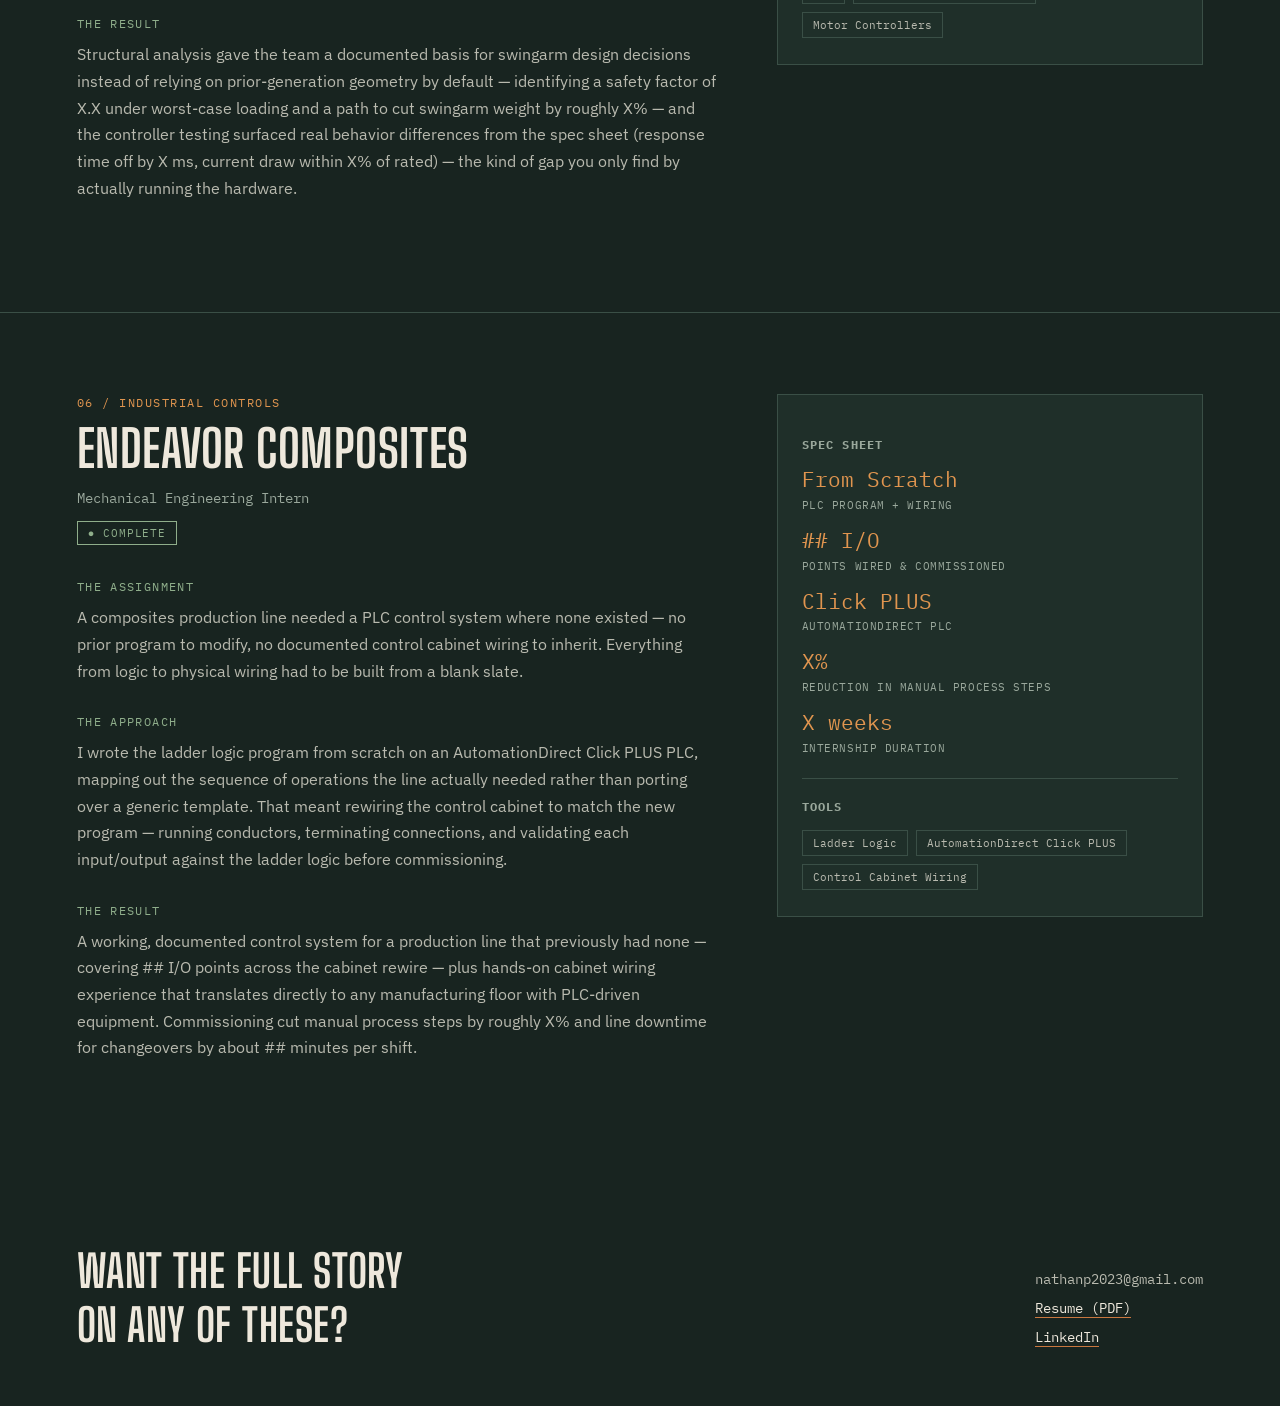
<file: nathan-pope-project-details(1).html>
<!DOCTYPE html>
<html lang="en">
<head>
<meta charset="UTF-8">
<meta name="viewport" content="width=device-width, initial-scale=1.0">
<title>Nathan Pope — Project Case Studies</title>
<link rel="preconnect" href="https://fonts.googleapis.com">
<link href="https://fonts.googleapis.com/css2?family=Big+Shoulders+Display:wght@400;600;800&family=IBM+Plex+Mono:wght@400;500&family=IBM+Plex+Sans:wght@400;500;600&display=swap" rel="stylesheet">
<style>
  :root{
    --bg: #182420;
    --bg-2: #1f2f29;
    --line: #3a4f46;
    --copper: #c9773f;
    --copper-bright: #e0954f;
    --sage: #8fae8b;
    --paper: #eee8dc;
    --paper-dim: #b9baaf;
    --paper-muted: #9aa89c;
  }
  *{box-sizing:border-box;}
  html{scroll-behavior:smooth;}
  body{
    margin:0;
    background:var(--bg);
    color:var(--paper);
    font-family:'IBM Plex Sans', sans-serif;
    -webkit-font-smoothing:antialiased;
  }
  ::selection{ background:var(--copper); color:#182420; }
  h1,h2,h3{
    font-family:'Big Shoulders Display', sans-serif;
    text-transform:uppercase;
    margin:0;
    letter-spacing:0.01em;
  }
  .mono{ font-family:'IBM Plex Mono', monospace; }
  a{ color:var(--copper-bright); }

  /* ---------- nav ---------- */
  nav{
    position:sticky; top:0; z-index:30;
    display:flex; justify-content:space-between; align-items:center;
    padding: 18px 6vw;
    background:rgba(24,36,32,0.9);
    backdrop-filter:blur(6px);
    border-bottom:1px solid var(--line);
  }
  nav .brand{
    font-family:'Big Shoulders Display', sans-serif;
    font-weight:800; font-size:1.15rem; letter-spacing:0.04em;
    text-transform:uppercase; color:var(--paper);
  }
  nav .brand span{ color:var(--copper-bright); }
  nav .back{
    color:var(--paper-dim); text-decoration:none; font-size:0.8rem;
    letter-spacing:0.06em; text-transform:uppercase; font-family:'IBM Plex Mono', monospace;
    display:flex; align-items:center; gap:8px;
  }
  nav .back:hover{ color:var(--copper-bright); }

  /* ---------- index header ---------- */
  header.intro{
    padding: 9vh 6vw 6vh;
    border-bottom:1px solid var(--line);
    position:relative;
  }
  .eyebrow{
    font-family:'IBM Plex Mono', monospace; color:var(--sage);
    font-size:0.8rem; letter-spacing:0.15em; text-transform:uppercase;
    display:flex; align-items:center; gap:10px; margin-bottom:20px;
  }
  .eyebrow .dot{
    width:7px; height:7px; border-radius:50%;
    background:var(--copper-bright); box-shadow:0 0 8px var(--copper-bright);
  }
  header.intro h1{
    font-size:clamp(2.2rem, 6vw, 4.6rem); line-height:0.98; max-width:18ch;
  }
  header.intro p{
    max-width:56ch; margin-top:22px; color:var(--paper-dim);
    font-size:1.05rem; line-height:1.65;
  }

  /* jump index */
  .jumpindex{
    display:flex; flex-wrap:wrap; gap:10px; margin-top:36px;
  }
  .jumpindex a{
    font-family:'IBM Plex Mono', monospace; font-size:0.75rem;
    text-decoration:none; color:var(--paper-dim);
    border:1px solid var(--line); padding:7px 14px;
    text-transform:uppercase; letter-spacing:0.04em;
  }
  .jumpindex a:hover{ border-color:var(--copper); color:var(--copper-bright); }

  /* ---------- case study blocks ---------- */
  .case{
    padding: 9vh 6vw;
    border-bottom:1px solid var(--line);
    scroll-margin-top:80px;
  }
  .case-grid{
    display:grid;
    grid-template-columns: 1.5fr 1fr;
    gap:60px;
  }
  @media (max-width:900px){ .case-grid{ grid-template-columns:1fr; } }

  .case-head{ margin-bottom:34px; }
  .case-head .tag{
    font-family:'IBM Plex Mono', monospace; color:var(--copper-bright);
    font-size:0.78rem; letter-spacing:0.12em; text-transform:uppercase;
  }
  .case-head h2{
    font-size:clamp(1.8rem, 4.4vw, 3.2rem); margin-top:8px;
  }
  .case-head .role{
    margin-top:10px; color:var(--paper-muted);
    font-family:'IBM Plex Mono', monospace; font-size:0.85rem;
  }

  .block{ margin-bottom:30px; }
  .block .label{
    font-family:'IBM Plex Mono', monospace; color:var(--sage);
    font-size:0.72rem; letter-spacing:0.12em; text-transform:uppercase;
    margin-bottom:10px; display:block;
  }
  .block p{
    color:var(--paper-dim); line-height:1.7; font-size:0.98rem; margin:0 0 12px;
  }
  .block p strong{ color:var(--paper); }

  /* sidebar */
  .sidebar{
    border:1px solid var(--line);
    background:var(--bg-2);
    padding:26px 24px;
    height:fit-content;
    position:sticky; top:90px;
  }
  .sidebar h4{
    font-family:'IBM Plex Mono', monospace; text-transform:uppercase;
    font-size:0.72rem; letter-spacing:0.1em; color:var(--paper-muted);
    margin-bottom:16px;
  }
  .specs{ display:grid; gap:16px; margin-bottom:22px; }
  .specs .spec .num{
    font-family:'IBM Plex Mono', monospace; color:var(--copper-bright);
    font-size:1.3rem; display:block; line-height:1.2;
  }
  .specs .spec .lbl{
    font-family:'IBM Plex Mono', monospace; color:var(--paper-muted);
    font-size:0.7rem; text-transform:uppercase; letter-spacing:0.05em;
  }
  .tools{
    display:flex; flex-wrap:wrap; gap:8px; margin-top:6px;
  }
  .tools span{
    font-family:'IBM Plex Mono', monospace; font-size:0.7rem;
    border:1px solid var(--line); padding:5px 10px; color:var(--paper-dim);
  }
  .divider{ border-top:1px solid var(--line); margin:20px 0; }

  .diagram-box{
    border:1px solid var(--line); background:var(--bg);
    padding:16px; margin-top:6px;
  }
  .diagram-box .cap{
    font-family:'IBM Plex Mono', monospace; font-size:0.68rem;
    color:var(--paper-muted); text-transform:uppercase; letter-spacing:0.05em;
    margin-top:10px;
  }

  .status-pill{
    display:inline-block; font-family:'IBM Plex Mono', monospace;
    font-size:0.68rem; letter-spacing:0.08em; text-transform:uppercase;
    border:1px solid var(--sage); color:var(--sage); padding:4px 10px;
    margin-top:14px;
  }

  footer{
    padding:8vh 6vw 6vh;
    display:flex; justify-content:space-between; align-items:flex-end; flex-wrap:wrap; gap:24px;
  }
  footer h2{ font-size:clamp(1.8rem,4.5vw,2.8rem); max-width:18ch; }
  footer .contact{
    font-family:'IBM Plex Mono', monospace; color:var(--paper-dim);
    font-size:0.9rem; line-height:2;
  }
  footer .contact a{ color:var(--paper); text-decoration:none; border-bottom:1px solid var(--copper); }
</style>
</head>
<body>

<nav>
  <div class="brand">POPE<span>—NP</span></div>
  <a class="back" href="#">← Back to overview</a>
</nav>

<header class="intro">
  <div class="eyebrow"><span class="dot"></span> case studies</div>
  <h1>How each system got built.</h1>
  <p>The homepage shows the headline numbers. This page is the longer version — the constraint I was handed, what I actually did about it, and what came out the other side. Six projects, spanning batteries, motors, controls, and mechanisms.</p>
  <div class="jumpindex">
    <a href="#halfpack">01 · Half-Pack Battery</a>
    <a href="#scara">02 · SCARA Plasma Cutter</a>
    <a href="#finmotor">03 · Paddleboard Fin</a>
    <a href="#ebike">04 · E-Bike Conversion</a>
    <a href="#shockwave">05 · Shockwave Motors</a>
    <a href="#endeavor">06 · Endeavor Composites</a>
  </div>
</header>

<!-- 01 HALF-PACK -->
<section class="case" id="halfpack">
  <div class="case-grid">
    <div>
      <div class="case-head">
        <div class="tag">01 / Battery Systems</div>
        <h2>Half-Pack Battery</h2>
        <div class="role">Purdue EV Grand Prix — Design Lead</div>
        <span class="status-pill">● Complete — 1st place, efficiency</span>
      </div>

      <div class="block">
        <span class="label">The Constraint</span>
        <p>Our EV Grand Prix competition car was carrying more battery pack than the car — or the rules — needed. <strong>Every extra kilogram of pack came directly out of the car's efficiency score</strong>, and the existing enclosure design was built around off-the-shelf brackets that didn't match our actual cell layout.</p>
      </div>

      <div class="block">
        <span class="label">The Approach</span>
        <p>I redesigned the pack enclosure and structural mounting from scratch, rather than adapting the old one. Structural brackets and cell retention features that didn't need to bear major load were moved to 3D-printed components, while load-bearing members stayed in sheet-formed aluminum — splitting the structure by <strong>which parts actually needed metal and which just needed to hold shape</strong>.</p>
        <p>I hand-fabricated the sheet metal enclosure (cutting, bending, and fastening), then iterated the printed brackets over several revisions to dial in tolerances against the real cells rather than datasheet dimensions.</p>
      </div>

      <div class="block">
        <span class="label">The Result</span>
        <p>The finished pack came in at roughly <strong>half the weight</strong> of the previous design (##.# kg vs ##.# kg) while keeping full capacity (## kWh, ## cells), and the car placed <strong>1st in efficiency</strong> at competition (X% ahead of 2nd place). It's the project I'd point to first for evidence I can take a system from "what if we cut mass here" to a physically validated part.</p>
      </div>
    </div>

    <aside class="sidebar">
      <h4>Spec Sheet</h4>
      <div class="specs">
        <div class="spec"><span class="num">−50%</span><span class="lbl">Pack weight vs. baseline</span></div>
        <div class="spec"><span class="num">##.# kg</span><span class="lbl">Final pack weight</span></div>
        <div class="spec"><span class="num">## kWh</span><span class="lbl">Total capacity</span></div>
        <div class="spec"><span class="num">1st</span><span class="lbl">Place — efficiency, EV Grand Prix</span></div>
        <div class="spec"><span class="num">Al + PETG</span><span class="lbl">Sheet metal + 3D-printed structure</span></div>
        <div class="spec"><span class="num">X weeks</span><span class="lbl">Design-to-competition timeline</span></div>
      </div>
      <div class="divider"></div>
      <h4>Tools</h4>
      <div class="tools">
        <span>Fusion 360</span><span>Sheet Metal Fab</span><span>FDM 3D Printing</span><span>Hand Tools</span>
      </div>
      <div class="diagram-box">
        <svg viewBox="0 0 300 140" width="100%" height="120">
          <rect x="20" y="90" width="60" height="35" fill="none" stroke="#3a4f46"/>
          <rect x="30" y="60" width="40" height="30" fill="none" stroke="#8fae8b" stroke-dasharray="3 3"/>
          <text x="50" y="132" fill="#9aa89c" font-family="IBM Plex Mono" font-size="8" text-anchor="middle">BASELINE</text>
          <path d="M100,105 L140,105" stroke="#c9773f" stroke-width="1.5" marker-end="url(#arrow)"/>
          <rect x="160" y="100" width="40" height="25" fill="none" stroke="#e0954f" stroke-width="1.5"/>
          <text x="180" y="132" fill="#e0954f" font-family="IBM Plex Mono" font-size="8" text-anchor="middle">HALF-PACK</text>
          <defs><marker id="arrow" markerWidth="8" markerHeight="8" refX="4" refY="4" orient="auto"><path d="M0,0 L8,4 L0,8 z" fill="#c9773f"/></marker></defs>
        </svg>
        <div class="cap">Enclosure footprint, before / after</div>
      </div>
    </aside>
  </div>
</section>

<!-- 02 SCARA -->
<section class="case" id="scara">
  <div class="case-grid">
    <div>
      <div class="case-head">
        <div class="tag">02 / Robotics & Mechanisms</div>
        <h2>SCARA Plasma Cutter</h2>
        <div class="role">Multi-University Industry Collaboration</div>
        <span class="status-pill">● Ongoing</span>
      </div>

      <div class="block">
        <span class="label">The Constraint</span>
        <p>An industry partner needed a low-cost SCARA-configuration arm capable of guiding a plasma cutting head across a work surface with repeatable precision — a project scoped and coordinated across multiple university teams, meaning the mechanical spec had to be agreed on before any team could start building independently.</p>
      </div>

      <div class="block">
        <span class="label">The Approach</span>
        <p>I've worked on the 2-degree-of-freedom mechanical arm design: joint geometry, link proportions, and the tradeoffs between reach, rigidity, and the plasma torch's own weight and heat. Because the build is split across schools, a lot of the work has been making sure the mechanical interface points are unambiguous enough that another team's electronics or controls work can bolt on without surprises.</p>
      </div>

      <div class="block">
        <span class="label">The Result (so far)</span>
        <p>The arm has gone through several prototype revisions (rev. X) as tolerances and torch clearance issues surfaced, with positioning repeatability currently around ±#.# mm and a working reach of ## cm. This one's still active — I'll update this section with final performance numbers (cycle time, payload rating, cost per unit) once the current build phase wraps.</p>
      </div>
    </div>

    <aside class="sidebar">
      <h4>Spec Sheet</h4>
      <div class="specs">
        <div class="spec"><span class="num">2-DOF</span><span class="lbl">SCARA configuration</span></div>
        <div class="spec"><span class="num">## cm</span><span class="lbl">Working reach</span></div>
        <div class="spec"><span class="num">±#.# mm</span><span class="lbl">Positioning repeatability</span></div>
        <div class="spec"><span class="num"># kg</span><span class="lbl">Payload / torch weight capacity</span></div>
        <div class="spec"><span class="num">Multi-univ.</span><span class="lbl">Collaborative build</span></div>
      </div>
      <div class="divider"></div>
      <h4>Tools</h4>
      <div class="tools">
        <span>Onshape</span><span>FEA</span><span>Iterative Prototyping</span>
      </div>
    </aside>
  </div>
</section>

<!-- 03 PADDLEBOARD FIN -->
<section class="case" id="finmotor">
  <div class="case-grid">
    <div>
      <div class="case-head">
        <div class="tag">03 / Marine Propulsion</div>
        <h2>Electric Paddleboard Fin</h2>
        <div class="role">Independent Build</div>
        <span class="status-pill">● Complete</span>
      </div>

      <div class="block">
        <span class="label">The Constraint</span>
        <p>I wanted powered thrust on a standard paddleboard without bolting on an obviously separate motor unit — which meant fitting a brushless DC motor and its battery into roughly the volume of a fin, and doing it in a housing that would be fully submerged and still keep water out of anything electrical.</p>
      </div>

      <div class="block">
        <span class="label">The Approach</span>
        <p>I built the housing around a brushless DC motor with a sealed battery compartment, working through gasket selection, potting, and cable-entry sealing to get a reliable waterproof boundary in a shape that still had to cut cleanly through water. Component placement was its own puzzle — everything had to fit inside a fin's footprint, with weight distributed so it didn't fight the board's handling.</p>
      </div>

      <div class="block">
        <span class="label">The Result</span>
        <p>A working sealed, motorized fin that mounts like a standard fin box component, producing roughly # lbs of thrust and a top assisted speed around # mph, with a runtime of about ## minutes per charge. It's a small build, but it's a complete one — motor selection, sealing, battery integration, and mounting, solved end to end on my own.</p>
      </div>
    </div>

    <aside class="sidebar">
      <h4>Spec Sheet</h4>
      <div class="specs">
        <div class="spec"><span class="num">BLDC</span><span class="lbl">Brushless DC motor, ### W</span></div>
        <div class="spec"><span class="num"># lbs</span><span class="lbl">Static thrust</span></div>
        <div class="spec"><span class="num">## min</span><span class="lbl">Runtime per charge</span></div>
        <div class="spec"><span class="num">Sealed</span><span class="lbl">Waterproof battery + housing</span></div>
        <div class="spec"><span class="num">Fin-form</span><span class="lbl">Standard fin box mount</span></div>
      </div>
      <div class="divider"></div>
      <h4>Tools</h4>
      <div class="tools">
        <span>CAD Modeling</span><span>Gasket Sealing</span><span>Potting</span>
      </div>
    </aside>
  </div>
</section>

<!-- 04 E-BIKE -->
<section class="case" id="ebike">
  <div class="case-grid">
    <div>
      <div class="case-head">
        <div class="tag">04 / Drivetrain</div>
        <h2>Electric Bike Conversion</h2>
        <div class="role">Independent Build</div>
        <span class="status-pill">● Ongoing</span>
      </div>

      <div class="block">
        <span class="label">The Constraint</span>
        <p>Standard hub-motor e-bike kits are simple to bolt on, but they don't teach you much about drivetrain integration. I wanted a mid-drive conversion instead — the motor driving through the bike's existing gearing rather than the wheel directly, which meant solving belt tensioning, motor mounting, and controller placement instead of just wiring a kit together.</p>
      </div>

      <div class="block">
        <span class="label">The Approach</span>
        <p>I'm modeling the mounting bracket and belt drive layout in Onshape, borrowing parts of the drivetrain thinking from e-skate builds (belt pitch, pulley sizing, tensioner geometry) and adapting them to a bicycle frame's mounting points and clearances.</p>
      </div>

      <div class="block">
        <span class="label">The Result (so far)</span>
        <p>Bracket and belt layout design is in progress, targeting a ### W motor, ##:## belt reduction ratio, and roughly ## mile range per charge. This project is more about the drivetrain fundamentals than a finished product — it's the one where I'm deliberately building slower to understand mid-drive integration properly before I need it on something bigger.</p>
      </div>
    </div>

    <aside class="sidebar">
      <h4>Spec Sheet</h4>
      <div class="specs">
        <div class="spec"><span class="num">### W</span><span class="lbl">Target motor power</span></div>
        <div class="spec"><span class="num">##:##</span><span class="lbl">Belt reduction ratio</span></div>
        <div class="spec"><span class="num">## mi</span><span class="lbl">Target range per charge</span></div>
        <div class="spec"><span class="num">Mid-drive</span><span class="lbl">Motor position</span></div>
        <div class="spec"><span class="num">Belt</span><span class="lbl">Drivetrain type</span></div>
      </div>
      <div class="divider"></div>
      <h4>Tools</h4>
      <div class="tools">
        <span>Onshape</span><span>E-skate components</span>
      </div>
    </aside>
  </div>
</section>

<!-- 05 SHOCKWAVE -->
<section class="case" id="shockwave">
  <div class="case-grid">
    <div>
      <div class="case-head">
        <div class="tag">05 / Structural Analysis & Testing</div>
        <h2>Shockwave Motors</h2>
        <div class="role">Mechanical Engineering Intern</div>
        <span class="status-pill">● Complete</span>
      </div>

      <div class="block">
        <span class="label">The Assignment</span>
        <p>Shockwave needed structural confidence on motorcycle swingarm designs before committing to a build, plus real-world validation of motor controller behavior on a prototype trike — two different problems, one shared need for evidence before manufacturing.</p>
      </div>

      <div class="block">
        <span class="label">The Approach</span>
        <p>I ran FEA on swingarm geometry to check load paths and safety factors under expected riding loads, flagging where geometry changes would meaningfully cut weight without giving up strength. Separately, I reverse-engineered chassis geometry from an existing frame to build an accurate baseline model, and ran motor controller testing on a prototype trike to validate real-world performance against the design intent.</p>
      </div>

      <div class="block">
        <span class="label">The Result</span>
        <p>Structural analysis gave the team a documented basis for swingarm design decisions instead of relying on prior-generation geometry by default — identifying a safety factor of X.X under worst-case loading and a path to cut swingarm weight by roughly X% — and the controller testing surfaced real behavior differences from the spec sheet (response time off by X ms, current draw within X% of rated) — the kind of gap you only find by actually running the hardware.</p>
      </div>
    </div>

    <aside class="sidebar">
      <h4>Spec Sheet</h4>
      <div class="specs">
        <div class="spec"><span class="num">FEA</span><span class="lbl">Swingarm structural analysis</span></div>
        <div class="spec"><span class="num">X.X</span><span class="lbl">Minimum safety factor found</span></div>
        <div class="spec"><span class="num">X%</span><span class="lbl">Potential weight reduction identified</span></div>
        <div class="spec"><span class="num">Reverse-eng.</span><span class="lbl">Chassis geometry modeling</span></div>
        <div class="spec"><span class="num">Bench + field</span><span class="lbl">Motor controller testing</span></div>
        <div class="spec"><span class="num">X weeks</span><span class="lbl">Internship duration</span></div>
      </div>
      <div class="divider"></div>
      <h4>Tools</h4>
      <div class="tools">
        <span>FEA</span><span>CAD Reverse-Engineering</span><span>Motor Controllers</span>
      </div>
    </aside>
  </div>
</section>

<!-- 06 ENDEAVOR -->
<section class="case" id="endeavor" style="border-bottom:none;">
  <div class="case-grid">
    <div>
      <div class="case-head">
        <div class="tag">06 / Industrial Controls</div>
        <h2>Endeavor Composites</h2>
        <div class="role">Mechanical Engineering Intern</div>
        <span class="status-pill">● Complete</span>
      </div>

      <div class="block">
        <span class="label">The Assignment</span>
        <p>A composites production line needed a PLC control system where none existed — no prior program to modify, no documented control cabinet wiring to inherit. Everything from logic to physical wiring had to be built from a blank slate.</p>
      </div>

      <div class="block">
        <span class="label">The Approach</span>
        <p>I wrote the ladder logic program from scratch on an AutomationDirect Click PLUS PLC, mapping out the sequence of operations the line actually needed rather than porting over a generic template. That meant rewiring the control cabinet to match the new program — running conductors, terminating connections, and validating each input/output against the ladder logic before commissioning.</p>
      </div>

      <div class="block">
        <span class="label">The Result</span>
        <p>A working, documented control system for a production line that previously had none — covering ## I/O points across the cabinet rewire — plus hands-on cabinet wiring experience that translates directly to any manufacturing floor with PLC-driven equipment. Commissioning cut manual process steps by roughly X% and line downtime for changeovers by about ## minutes per shift.</p>
      </div>
    </div>

    <aside class="sidebar">
      <h4>Spec Sheet</h4>
      <div class="specs">
        <div class="spec"><span class="num">From Scratch</span><span class="lbl">PLC program + wiring</span></div>
        <div class="spec"><span class="num">## I/O</span><span class="lbl">Points wired &amp; commissioned</span></div>
        <div class="spec"><span class="num">Click PLUS</span><span class="lbl">AutomationDirect PLC</span></div>
        <div class="spec"><span class="num">X%</span><span class="lbl">Reduction in manual process steps</span></div>
        <div class="spec"><span class="num">X weeks</span><span class="lbl">Internship duration</span></div>
      </div>
      <div class="divider"></div>
      <h4>Tools</h4>
      <div class="tools">
        <span>Ladder Logic</span><span>AutomationDirect Click PLUS</span><span>Control Cabinet Wiring</span>
      </div>
    </aside>
  </div>
</section>

<footer id="contact">
  <h2>Want the full story on any of these?</h2>
  <div class="contact">
    nathanp2023@gmail.com<br>
    <a href="#">Resume (PDF)</a><br>
    <a href="#">LinkedIn</a>
  </div>
</footer>

</body>
</html>
</file>
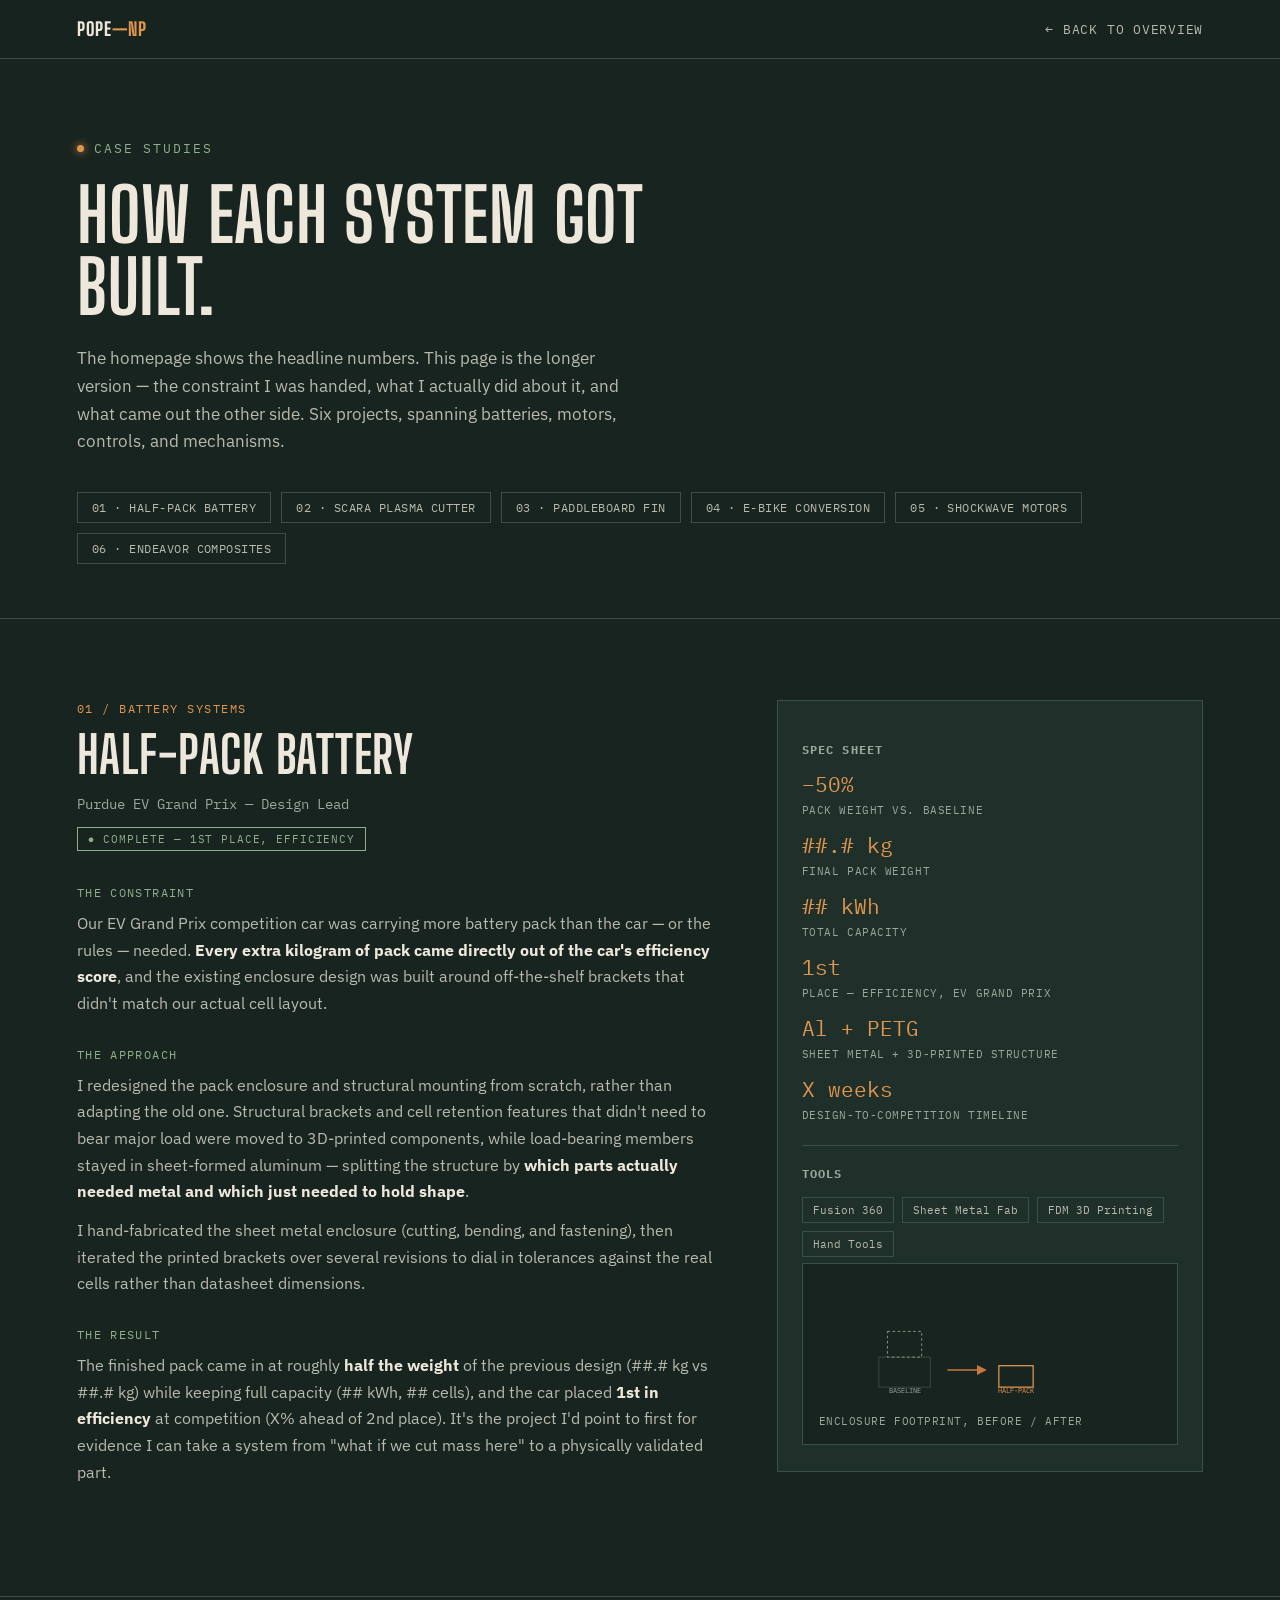
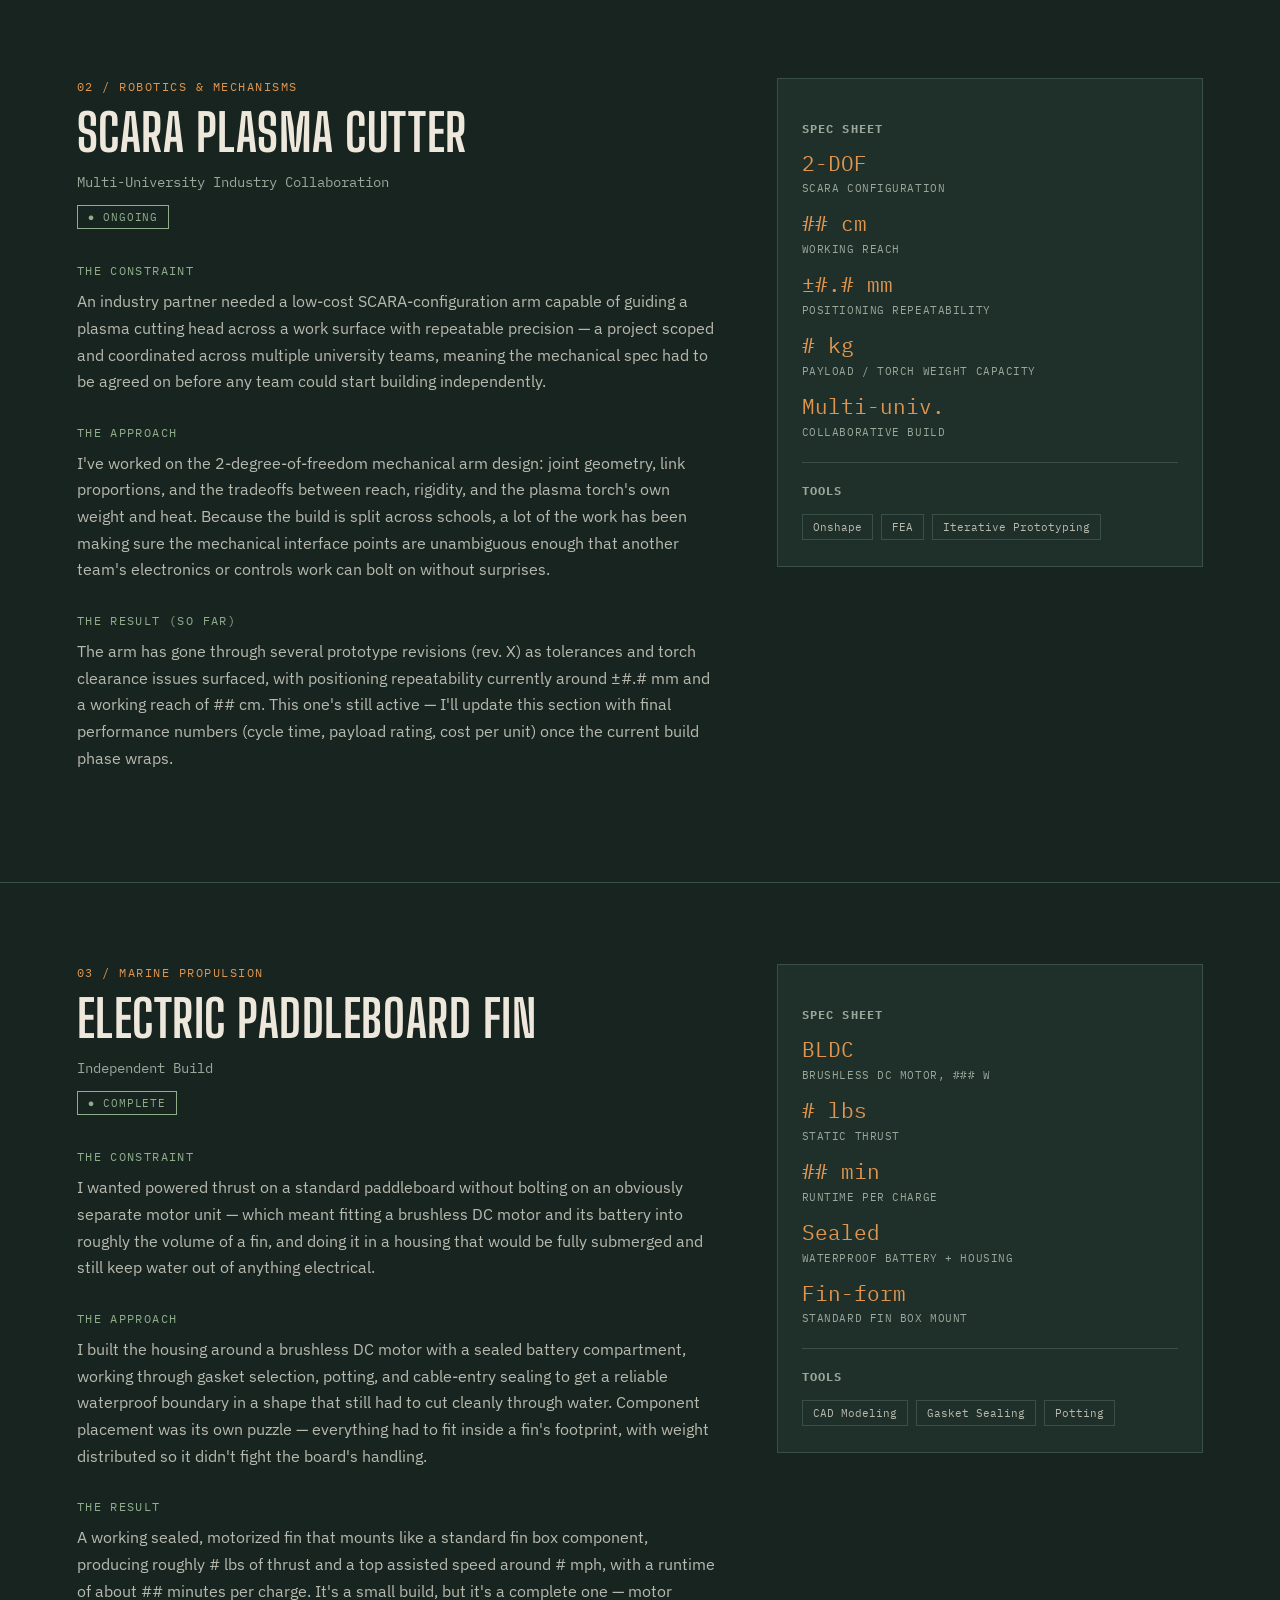
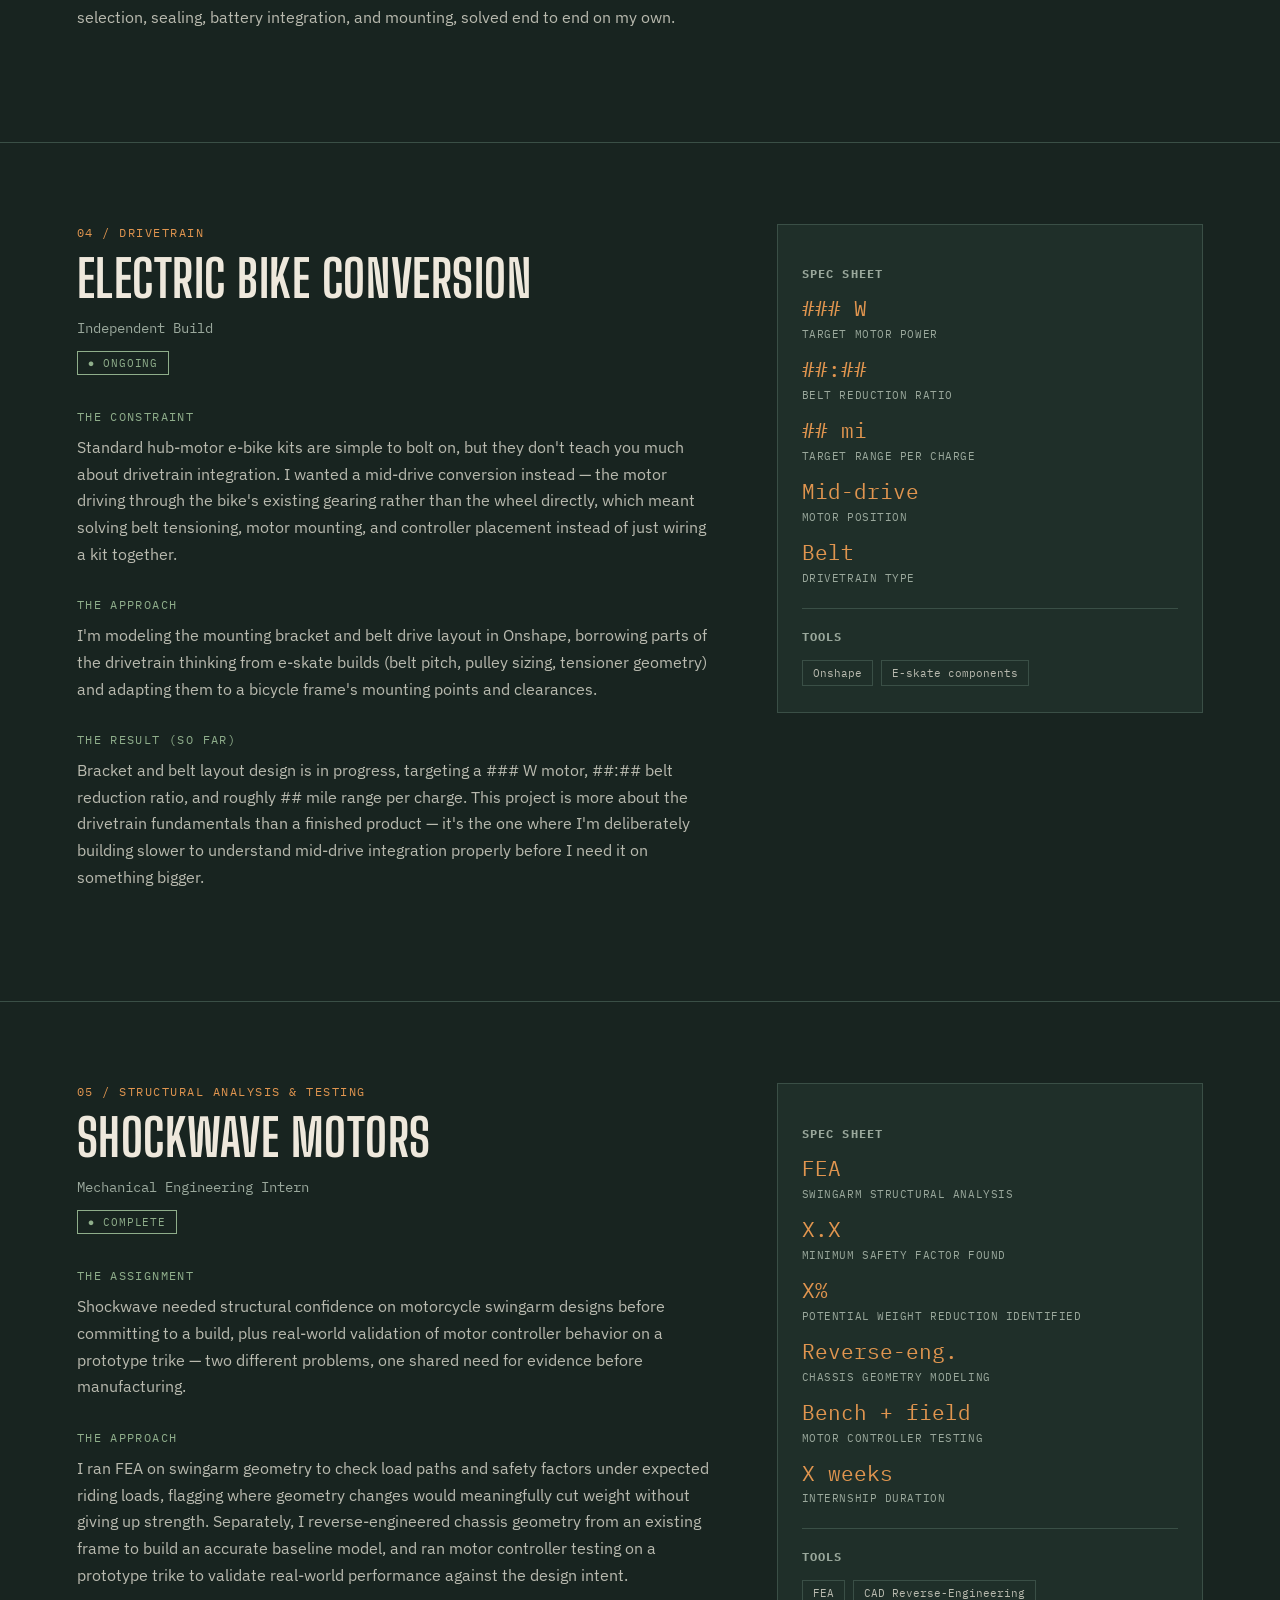
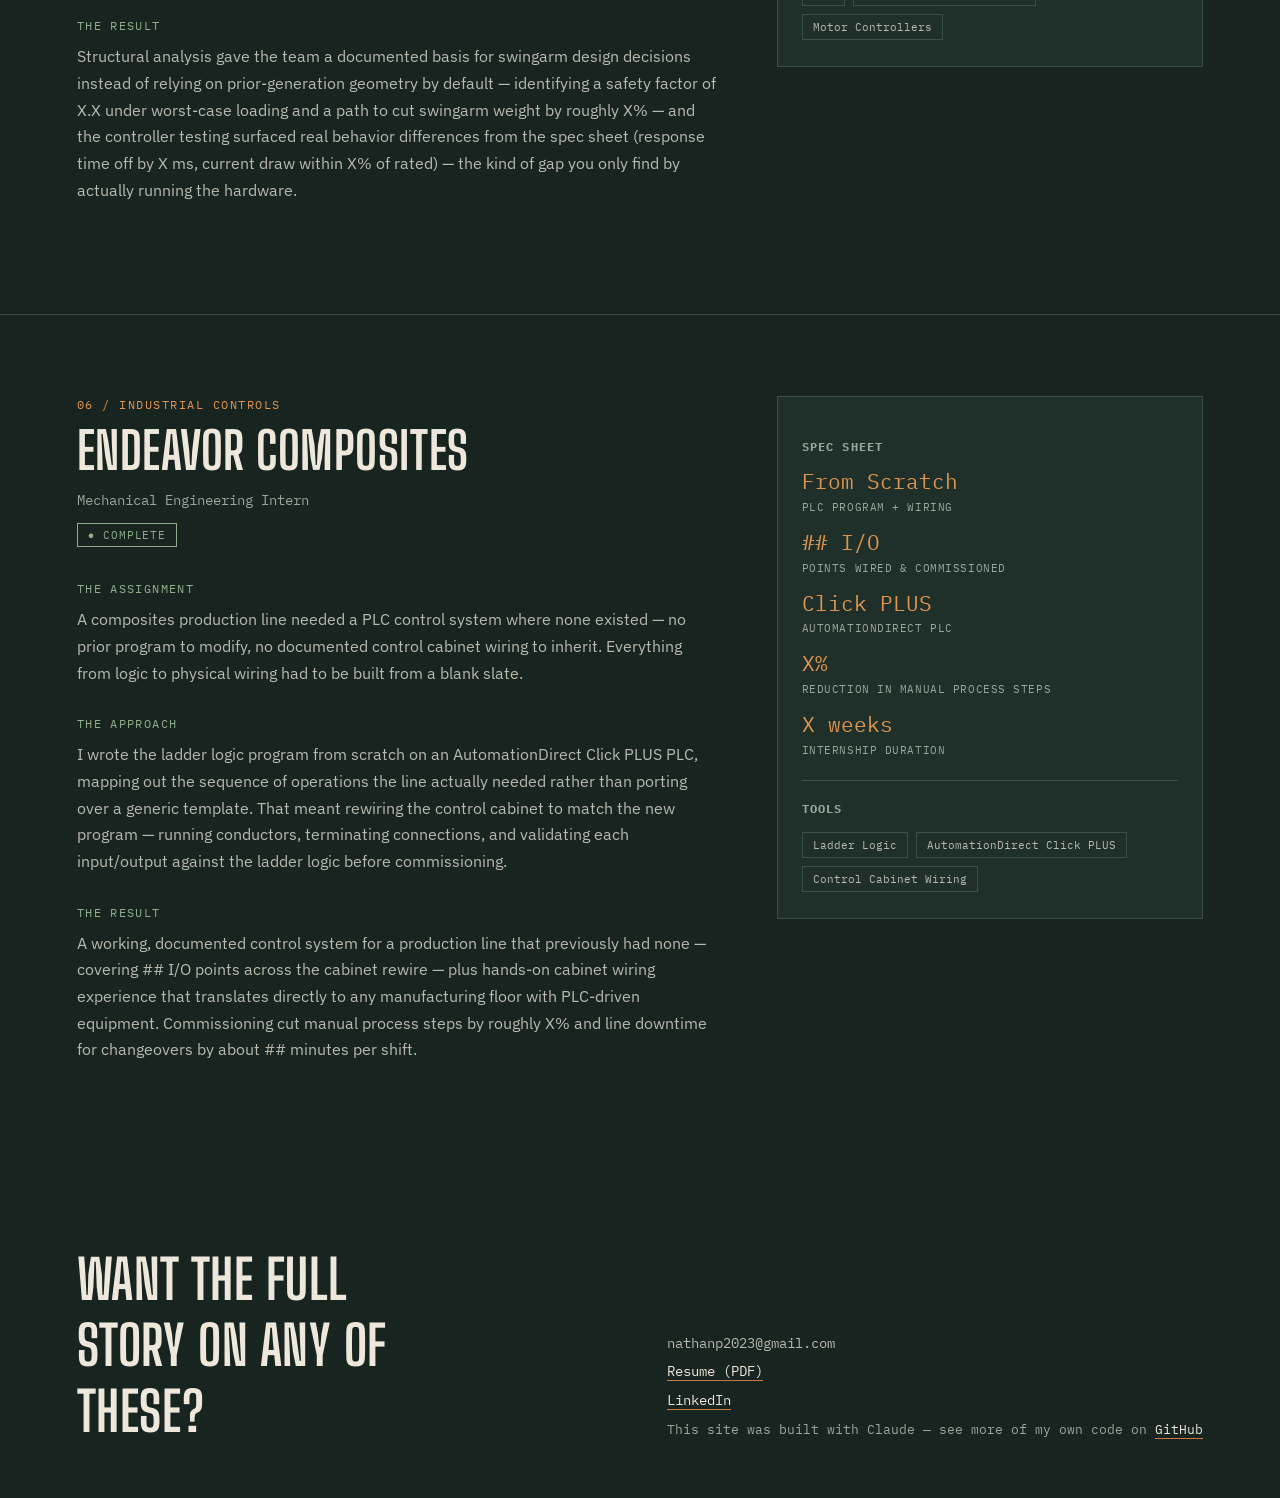
<file: projects.html>
<!DOCTYPE html>
<html lang="en">
<head>
<meta charset="UTF-8">
<meta name="viewport" content="width=device-width, initial-scale=1.0">
<title>Nathan Pope — Project Case Studies</title>
<link rel="preconnect" href="https://fonts.googleapis.com">
<link href="https://fonts.googleapis.com/css2?family=Big+Shoulders+Display:wght@400;600;800&family=IBM+Plex+Mono:wght@400;500&family=IBM+Plex+Sans:wght@400;500;600&display=swap" rel="stylesheet">
<link rel="stylesheet" href="styles.css">
</head>
<body>
 
<nav>
  <a href="index.html" style="text-decoration:none;"><div class="brand">POPE<span>—NP</span></div></a>
  <a class="back" href="index.html">← Back to overview</a>
</nav>
 
<header class="intro">
  <div class="eyebrow"><span class="dot"></span> case studies</div>
  <h1>How each system got built.</h1>
  <p>The homepage shows the headline numbers. This page is the longer version — the constraint I was handed, what I actually did about it, and what came out the other side. Six projects, spanning batteries, motors, controls, and mechanisms.</p>
  <div class="jumpindex">
    <a href="#halfpack">01 · Half-Pack Battery</a>
    <a href="#scara">02 · SCARA Plasma Cutter</a>
    <a href="#finmotor">03 · Paddleboard Fin</a>
    <a href="#ebike">04 · E-Bike Conversion</a>
    <a href="#shockwave">05 · Shockwave Motors</a>
    <a href="#endeavor">06 · Endeavor Composites</a>
  </div>
</header>
 
<!-- 01 HALF-PACK -->
<section class="case" id="halfpack">
  <div class="case-grid">
    <div>
      <div class="case-head">
        <div class="tag">01 / Battery Systems</div>
        <h2>Half-Pack Battery</h2>
        <div class="role">Purdue EV Grand Prix — Design Lead</div>
        <span class="status-pill">● Complete — 1st place, efficiency</span>
      </div>
 
      <div class="block">
        <span class="label">The Constraint</span>
        <p>Our EV Grand Prix competition car was carrying more battery pack than the car — or the rules — needed. <strong>Every extra kilogram of pack came directly out of the car's efficiency score</strong>, and the existing enclosure design was built around off-the-shelf brackets that didn't match our actual cell layout.</p>
      </div>
 
      <div class="block">
        <span class="label">The Approach</span>
        <p>I redesigned the pack enclosure and structural mounting from scratch, rather than adapting the old one. Structural brackets and cell retention features that didn't need to bear major load were moved to 3D-printed components, while load-bearing members stayed in sheet-formed aluminum — splitting the structure by <strong>which parts actually needed metal and which just needed to hold shape</strong>.</p>
        <p>I hand-fabricated the sheet metal enclosure (cutting, bending, and fastening), then iterated the printed brackets over several revisions to dial in tolerances against the real cells rather than datasheet dimensions.</p>
      </div>
 
      <div class="block">
        <span class="label">The Result</span>
        <p>The finished pack came in at roughly <strong>half the weight</strong> of the previous design (##.# kg vs ##.# kg) while keeping full capacity (## kWh, ## cells), and the car placed <strong>1st in efficiency</strong> at competition (X% ahead of 2nd place). It's the project I'd point to first for evidence I can take a system from "what if we cut mass here" to a physically validated part.</p>
      </div>
    </div>
 
    <aside class="sidebar">
      <h4>Spec Sheet</h4>
      <div class="specs">
        <div class="spec"><span class="num">−50%</span><span class="lbl">Pack weight vs. baseline</span></div>
        <div class="spec"><span class="num">##.# kg</span><span class="lbl">Final pack weight</span></div>
        <div class="spec"><span class="num">## kWh</span><span class="lbl">Total capacity</span></div>
        <div class="spec"><span class="num">1st</span><span class="lbl">Place — efficiency, EV Grand Prix</span></div>
        <div class="spec"><span class="num">Al + PETG</span><span class="lbl">Sheet metal + 3D-printed structure</span></div>
        <div class="spec"><span class="num">X weeks</span><span class="lbl">Design-to-competition timeline</span></div>
      </div>
      <div class="divider"></div>
      <h4>Tools</h4>
      <div class="tools">
        <span>Fusion 360</span><span>Sheet Metal Fab</span><span>FDM 3D Printing</span><span>Hand Tools</span>
      </div>
      <div class="diagram-box">
        <svg viewBox="0 0 300 140" width="100%" height="120">
          <rect x="20" y="90" width="60" height="35" fill="none" stroke="#3a4f46"/>
          <rect x="30" y="60" width="40" height="30" fill="none" stroke="#8fae8b" stroke-dasharray="3 3"/>
          <text x="50" y="132" fill="#9aa89c" font-family="IBM Plex Mono" font-size="8" text-anchor="middle">BASELINE</text>
          <path d="M100,105 L140,105" stroke="#c9773f" stroke-width="1.5" marker-end="url(#arrow)"/>
          <rect x="160" y="100" width="40" height="25" fill="none" stroke="#e0954f" stroke-width="1.5"/>
          <text x="180" y="132" fill="#e0954f" font-family="IBM Plex Mono" font-size="8" text-anchor="middle">HALF-PACK</text>
          <defs><marker id="arrow" markerWidth="8" markerHeight="8" refX="4" refY="4" orient="auto"><path d="M0,0 L8,4 L0,8 z" fill="#c9773f"/></marker></defs>
        </svg>
        <div class="cap">Enclosure footprint, before / after</div>
      </div>
    </aside>
  </div>
</section>
 
<!-- 02 SCARA -->
<section class="case" id="scara">
  <div class="case-grid">
    <div>
      <div class="case-head">
        <div class="tag">02 / Robotics & Mechanisms</div>
        <h2>SCARA Plasma Cutter</h2>
        <div class="role">Multi-University Industry Collaboration</div>
        <span class="status-pill">● Ongoing</span>
      </div>
 
      <div class="block">
        <span class="label">The Constraint</span>
        <p>An industry partner needed a low-cost SCARA-configuration arm capable of guiding a plasma cutting head across a work surface with repeatable precision — a project scoped and coordinated across multiple university teams, meaning the mechanical spec had to be agreed on before any team could start building independently.</p>
      </div>
 
      <div class="block">
        <span class="label">The Approach</span>
        <p>I've worked on the 2-degree-of-freedom mechanical arm design: joint geometry, link proportions, and the tradeoffs between reach, rigidity, and the plasma torch's own weight and heat. Because the build is split across schools, a lot of the work has been making sure the mechanical interface points are unambiguous enough that another team's electronics or controls work can bolt on without surprises.</p>
      </div>
 
      <div class="block">
        <span class="label">The Result (so far)</span>
        <p>The arm has gone through several prototype revisions (rev. X) as tolerances and torch clearance issues surfaced, with positioning repeatability currently around ±#.# mm and a working reach of ## cm. This one's still active — I'll update this section with final performance numbers (cycle time, payload rating, cost per unit) once the current build phase wraps.</p>
      </div>
    </div>
 
    <aside class="sidebar">
      <h4>Spec Sheet</h4>
      <div class="specs">
        <div class="spec"><span class="num">2-DOF</span><span class="lbl">SCARA configuration</span></div>
        <div class="spec"><span class="num">## cm</span><span class="lbl">Working reach</span></div>
        <div class="spec"><span class="num">±#.# mm</span><span class="lbl">Positioning repeatability</span></div>
        <div class="spec"><span class="num"># kg</span><span class="lbl">Payload / torch weight capacity</span></div>
        <div class="spec"><span class="num">Multi-univ.</span><span class="lbl">Collaborative build</span></div>
      </div>
      <div class="divider"></div>
      <h4>Tools</h4>
      <div class="tools">
        <span>Onshape</span><span>FEA</span><span>Iterative Prototyping</span>
      </div>
    </aside>
  </div>
</section>
 
<!-- 03 PADDLEBOARD FIN -->
<section class="case" id="finmotor">
  <div class="case-grid">
    <div>
      <div class="case-head">
        <div class="tag">03 / Marine Propulsion</div>
        <h2>Electric Paddleboard Fin</h2>
        <div class="role">Independent Build</div>
        <span class="status-pill">● Complete</span>
      </div>
 
      <div class="block">
        <span class="label">The Constraint</span>
        <p>I wanted powered thrust on a standard paddleboard without bolting on an obviously separate motor unit — which meant fitting a brushless DC motor and its battery into roughly the volume of a fin, and doing it in a housing that would be fully submerged and still keep water out of anything electrical.</p>
      </div>
 
      <div class="block">
        <span class="label">The Approach</span>
        <p>I built the housing around a brushless DC motor with a sealed battery compartment, working through gasket selection, potting, and cable-entry sealing to get a reliable waterproof boundary in a shape that still had to cut cleanly through water. Component placement was its own puzzle — everything had to fit inside a fin's footprint, with weight distributed so it didn't fight the board's handling.</p>
      </div>
 
      <div class="block">
        <span class="label">The Result</span>
        <p>A working sealed, motorized fin that mounts like a standard fin box component, producing roughly # lbs of thrust and a top assisted speed around # mph, with a runtime of about ## minutes per charge. It's a small build, but it's a complete one — motor selection, sealing, battery integration, and mounting, solved end to end on my own.</p>
      </div>
    </div>
 
    <aside class="sidebar">
      <h4>Spec Sheet</h4>
      <div class="specs">
        <div class="spec"><span class="num">BLDC</span><span class="lbl">Brushless DC motor, ### W</span></div>
        <div class="spec"><span class="num"># lbs</span><span class="lbl">Static thrust</span></div>
        <div class="spec"><span class="num">## min</span><span class="lbl">Runtime per charge</span></div>
        <div class="spec"><span class="num">Sealed</span><span class="lbl">Waterproof battery + housing</span></div>
        <div class="spec"><span class="num">Fin-form</span><span class="lbl">Standard fin box mount</span></div>
      </div>
      <div class="divider"></div>
      <h4>Tools</h4>
      <div class="tools">
        <span>CAD Modeling</span><span>Gasket Sealing</span><span>Potting</span>
      </div>
    </aside>
  </div>
</section>
 
<!-- 04 E-BIKE -->
<section class="case" id="ebike">
  <div class="case-grid">
    <div>
      <div class="case-head">
        <div class="tag">04 / Drivetrain</div>
        <h2>Electric Bike Conversion</h2>
        <div class="role">Independent Build</div>
        <span class="status-pill">● Ongoing</span>
      </div>
 
      <div class="block">
        <span class="label">The Constraint</span>
        <p>Standard hub-motor e-bike kits are simple to bolt on, but they don't teach you much about drivetrain integration. I wanted a mid-drive conversion instead — the motor driving through the bike's existing gearing rather than the wheel directly, which meant solving belt tensioning, motor mounting, and controller placement instead of just wiring a kit together.</p>
      </div>
 
      <div class="block">
        <span class="label">The Approach</span>
        <p>I'm modeling the mounting bracket and belt drive layout in Onshape, borrowing parts of the drivetrain thinking from e-skate builds (belt pitch, pulley sizing, tensioner geometry) and adapting them to a bicycle frame's mounting points and clearances.</p>
      </div>
 
      <div class="block">
        <span class="label">The Result (so far)</span>
        <p>Bracket and belt layout design is in progress, targeting a ### W motor, ##:## belt reduction ratio, and roughly ## mile range per charge. This project is more about the drivetrain fundamentals than a finished product — it's the one where I'm deliberately building slower to understand mid-drive integration properly before I need it on something bigger.</p>
      </div>
    </div>
 
    <aside class="sidebar">
      <h4>Spec Sheet</h4>
      <div class="specs">
        <div class="spec"><span class="num">### W</span><span class="lbl">Target motor power</span></div>
        <div class="spec"><span class="num">##:##</span><span class="lbl">Belt reduction ratio</span></div>
        <div class="spec"><span class="num">## mi</span><span class="lbl">Target range per charge</span></div>
        <div class="spec"><span class="num">Mid-drive</span><span class="lbl">Motor position</span></div>
        <div class="spec"><span class="num">Belt</span><span class="lbl">Drivetrain type</span></div>
      </div>
      <div class="divider"></div>
      <h4>Tools</h4>
      <div class="tools">
        <span>Onshape</span><span>E-skate components</span>
      </div>
    </aside>
  </div>
</section>
 
<!-- 05 SHOCKWAVE -->
<section class="case" id="shockwave">
  <div class="case-grid">
    <div>
      <div class="case-head">
        <div class="tag">05 / Structural Analysis & Testing</div>
        <h2>Shockwave Motors</h2>
        <div class="role">Mechanical Engineering Intern</div>
        <span class="status-pill">● Complete</span>
      </div>
 
      <div class="block">
        <span class="label">The Assignment</span>
        <p>Shockwave needed structural confidence on motorcycle swingarm designs before committing to a build, plus real-world validation of motor controller behavior on a prototype trike — two different problems, one shared need for evidence before manufacturing.</p>
      </div>
 
      <div class="block">
        <span class="label">The Approach</span>
        <p>I ran FEA on swingarm geometry to check load paths and safety factors under expected riding loads, flagging where geometry changes would meaningfully cut weight without giving up strength. Separately, I reverse-engineered chassis geometry from an existing frame to build an accurate baseline model, and ran motor controller testing on a prototype trike to validate real-world performance against the design intent.</p>
      </div>
 
      <div class="block">
        <span class="label">The Result</span>
        <p>Structural analysis gave the team a documented basis for swingarm design decisions instead of relying on prior-generation geometry by default — identifying a safety factor of X.X under worst-case loading and a path to cut swingarm weight by roughly X% — and the controller testing surfaced real behavior differences from the spec sheet (response time off by X ms, current draw within X% of rated) — the kind of gap you only find by actually running the hardware.</p>
      </div>
    </div>
 
    <aside class="sidebar">
      <h4>Spec Sheet</h4>
      <div class="specs">
        <div class="spec"><span class="num">FEA</span><span class="lbl">Swingarm structural analysis</span></div>
        <div class="spec"><span class="num">X.X</span><span class="lbl">Minimum safety factor found</span></div>
        <div class="spec"><span class="num">X%</span><span class="lbl">Potential weight reduction identified</span></div>
        <div class="spec"><span class="num">Reverse-eng.</span><span class="lbl">Chassis geometry modeling</span></div>
        <div class="spec"><span class="num">Bench + field</span><span class="lbl">Motor controller testing</span></div>
        <div class="spec"><span class="num">X weeks</span><span class="lbl">Internship duration</span></div>
      </div>
      <div class="divider"></div>
      <h4>Tools</h4>
      <div class="tools">
        <span>FEA</span><span>CAD Reverse-Engineering</span><span>Motor Controllers</span>
      </div>
    </aside>
  </div>
</section>
 
<!-- 06 ENDEAVOR -->
<section class="case" id="endeavor" style="border-bottom:none;">
  <div class="case-grid">
    <div>
      <div class="case-head">
        <div class="tag">06 / Industrial Controls</div>
        <h2>Endeavor Composites</h2>
        <div class="role">Mechanical Engineering Intern</div>
        <span class="status-pill">● Complete</span>
      </div>
 
      <div class="block">
        <span class="label">The Assignment</span>
        <p>A composites production line needed a PLC control system where none existed — no prior program to modify, no documented control cabinet wiring to inherit. Everything from logic to physical wiring had to be built from a blank slate.</p>
      </div>
 
      <div class="block">
        <span class="label">The Approach</span>
        <p>I wrote the ladder logic program from scratch on an AutomationDirect Click PLUS PLC, mapping out the sequence of operations the line actually needed rather than porting over a generic template. That meant rewiring the control cabinet to match the new program — running conductors, terminating connections, and validating each input/output against the ladder logic before commissioning.</p>
      </div>
 
      <div class="block">
        <span class="label">The Result</span>
        <p>A working, documented control system for a production line that previously had none — covering ## I/O points across the cabinet rewire — plus hands-on cabinet wiring experience that translates directly to any manufacturing floor with PLC-driven equipment. Commissioning cut manual process steps by roughly X% and line downtime for changeovers by about ## minutes per shift.</p>
      </div>
    </div>
 
    <aside class="sidebar">
      <h4>Spec Sheet</h4>
      <div class="specs">
        <div class="spec"><span class="num">From Scratch</span><span class="lbl">PLC program + wiring</span></div>
        <div class="spec"><span class="num">## I/O</span><span class="lbl">Points wired &amp; commissioned</span></div>
        <div class="spec"><span class="num">Click PLUS</span><span class="lbl">AutomationDirect PLC</span></div>
        <div class="spec"><span class="num">X%</span><span class="lbl">Reduction in manual process steps</span></div>
        <div class="spec"><span class="num">X weeks</span><span class="lbl">Internship duration</span></div>
      </div>
      <div class="divider"></div>
      <h4>Tools</h4>
      <div class="tools">
        <span>Ladder Logic</span><span>AutomationDirect Click PLUS</span><span>Control Cabinet Wiring</span>
      </div>
    </aside>
  </div>
</section>
 
<footer id="contact">
  <h2>Want the full story on any of these?</h2>
  <div class="contact">
    nathanp2023@gmail.com<br>
    <a href="#">Resume (PDF)</a><br>
    <a href="#">LinkedIn</a><br>
    <span style="color:var(--paper-muted); font-size:0.8rem;">This site was built with Claude — see more of my own code on <a href="https://github.com/2023popn" style="border-bottom:1px solid var(--copper);">GitHub</a></span>
  </div>
</footer>
 
</body>
</html>
</file>
<file: styles.css>
/* =====================================================
   Nathan Pope — shared site styles
   Used by both index.html and projects.html
   ===================================================== */
 
:root{
  --bg: #182420;
  --bg-2: #1f2f29;
  --line: #3a4f46;
  --copper: #c9773f;
  --copper-bright: #e0954f;
  --sage: #8fae8b;
  --paper: #eee8dc;
  --paper-dim: #b9baaf;
  --paper-muted: #9aa89c;
  --radius: 2px;
}
*{box-sizing:border-box;}
html{scroll-behavior:smooth;}
body{
  margin:0;
  background:var(--bg);
  color:var(--paper);
  font-family:'IBM Plex Sans', sans-serif;
  -webkit-font-smoothing:antialiased;
}
::selection{ background:var(--copper); color:#182420; }
 
h1,h2,h3{
  font-family:'Big Shoulders Display', sans-serif;
  text-transform:uppercase;
  margin:0;
  letter-spacing:0.01em;
}
.mono{ font-family:'IBM Plex Mono', monospace; }
a{ color:var(--copper-bright); }
 
/* ---------- topo/circuit background (index only) ---------- */
.contours{
  position:absolute; inset:0;
  width:100%; height:100%;
  opacity:0.35;
  pointer-events:none;
}
 
/* ---------- nav (shared) ---------- */
nav{
  position:sticky; top:0; z-index:30;
  display:flex; justify-content:space-between; align-items:center;
  padding: 18px 6vw;
  background:rgba(24,36,32,0.9);
  backdrop-filter:blur(6px);
  border-bottom:1px solid var(--line);
}
nav .brand{
  font-family:'Big Shoulders Display', sans-serif;
  font-weight:800;
  font-size:1.15rem;
  letter-spacing:0.04em;
  text-transform:uppercase;
  color:var(--paper);
}
nav .brand span{ color:var(--copper-bright); }
nav ul{
  list-style:none; display:flex; gap:28px; margin:0; padding:0;
}
nav a{
  color:var(--paper-dim);
  text-decoration:none;
  font-size:0.8rem;
  letter-spacing:0.08em;
  text-transform:uppercase;
  font-family:'IBM Plex Mono', monospace;
}
nav a:hover{ color:var(--copper-bright); }
nav .back{
  color:var(--paper-dim); text-decoration:none; font-size:0.8rem;
  letter-spacing:0.06em; text-transform:uppercase; font-family:'IBM Plex Mono', monospace;
  display:flex; align-items:center; gap:8px;
}
nav .back:hover{ color:var(--copper-bright); }
 
/* ---------- eyebrow (shared) ---------- */
.eyebrow{
  font-family:'IBM Plex Mono', monospace;
  color:var(--sage);
  font-size:0.8rem;
  letter-spacing:0.15em;
  text-transform:uppercase;
  display:flex; align-items:center; gap:10px;
  margin-bottom:22px;
}
.eyebrow .dot{
  width:7px; height:7px; border-radius:50%;
  background:var(--copper-bright);
  box-shadow:0 0 8px var(--copper-bright);
}
 
/* ---------- hero (index.html) ---------- */
header.hero{
  position:relative;
  padding: 12vh 6vw 10vh;
  overflow:hidden;
  border-bottom:1px solid var(--line);
}
h1.title{
  font-size: clamp(2.6rem, 7vw, 6rem);
  line-height:0.95;
  font-weight:800;
  max-width:14ch;
}
h1.title em{
  font-style:normal;
  color:var(--copper-bright);
}
.hero-sub{
  max-width:52ch;
  margin-top:28px;
  font-size:1.1rem;
  line-height:1.6;
  color:var(--paper-dim);
}
.hero-meta{
  display:flex; gap:36px; margin-top:48px; flex-wrap:wrap;
}
.hero-meta div{
  font-family:'IBM Plex Mono', monospace;
  font-size:0.75rem;
  color:var(--paper-muted);
  text-transform:uppercase;
  letter-spacing:0.06em;
  border-left:2px solid var(--copper);
  padding-left:10px;
}
.hero-meta strong{
  display:block;
  color:var(--paper);
  font-size:0.95rem;
  font-family:'IBM Plex Sans', sans-serif;
  text-transform:none;
  letter-spacing:0;
  margin-top:2px;
}
 
/* ---------- intro header (projects.html) ---------- */
header.intro{
  padding: 9vh 6vw 6vh;
  border-bottom:1px solid var(--line);
  position:relative;
}
header.intro h1{
  font-size:clamp(2.2rem, 6vw, 4.6rem); line-height:0.98; max-width:18ch;
}
header.intro p{
  max-width:56ch; margin-top:22px; color:var(--paper-dim);
  font-size:1.05rem; line-height:1.65;
}
 
/* jump index (projects.html) */
.jumpindex{
  display:flex; flex-wrap:wrap; gap:10px; margin-top:36px;
}
.jumpindex a{
  font-family:'IBM Plex Mono', monospace; font-size:0.75rem;
  text-decoration:none; color:var(--paper-dim);
  border:1px solid var(--line); padding:7px 14px;
  text-transform:uppercase; letter-spacing:0.04em;
}
.jumpindex a:hover{ border-color:var(--copper); color:var(--copper-bright); }
 
/* ---------- section shell (index.html) ---------- */
section{ padding: 10vh 6vw; border-bottom:1px solid var(--line); position:relative; }
.section-head{
  display:flex; justify-content:space-between; align-items:flex-end;
  margin-bottom:56px; flex-wrap:wrap; gap:16px;
}
.section-head .label{
  font-family:'IBM Plex Mono', monospace;
  color:var(--sage);
  font-size:0.78rem; letter-spacing:0.14em; text-transform:uppercase;
}
.section-head h2{
  font-size:clamp(1.8rem,4vw,3rem);
  margin-top:6px;
}
.section-head p{
  max-width:38ch; color:var(--paper-muted); font-size:0.95rem; line-height:1.5;
}
 
/* ---------- projects grid (index.html) ---------- */
.projects{
  display:grid;
  grid-template-columns: repeat(var(--cols, 3), 1fr);
  gap:1px;
  background:var(--line);
  border:1px solid var(--line);
}
.card{
  background:var(--bg);
  padding:32px 28px;
  position:relative;
  transition:background 0.25s ease;
  min-width:0; /* let grid track control width, don't overflow on content */
}
.card:hover{ background:var(--bg-2); }
.teaser-card{
  display:none;
  background:var(--bg-2);
  border:1px dashed var(--line);
}
.teaser-card h3{ color:var(--paper-dim); }
.teaser-card .role{ color:var(--paper-muted); }
.teaser-card .desc{ color:var(--paper-muted); }
.card .idx{
  font-family:'IBM Plex Mono', monospace;
  color:var(--copper);
  font-size:0.78rem;
  letter-spacing:0.1em;
}
.card h3{
  font-size:1.5rem;
  margin-top:10px;
  color:var(--paper);
}
.card .role{
  color:var(--sage);
  font-family:'IBM Plex Mono', monospace;
  font-size:0.72rem;
  text-transform:uppercase;
  letter-spacing:0.08em;
  margin-top:6px;
}
.card p.desc{
  color:var(--paper-dim);
  font-size:0.92rem;
  line-height:1.55;
  margin-top:14px;
}
.spec-row{
  display:flex; gap:22px; margin-top:20px; flex-wrap:wrap;
  border-top:1px solid var(--line); padding-top:14px;
}
.spec{
  font-family:'IBM Plex Mono', monospace;
}
.spec .num{ color:var(--copper-bright); font-size:1.15rem; display:block; }
.spec .lbl{ color:var(--paper-muted); font-size:0.68rem; text-transform:uppercase; letter-spacing:0.06em; }
.card .view-more{
  display:inline-block; margin-top:18px;
  font-family:'IBM Plex Mono', monospace; font-size:0.72rem;
  text-transform:uppercase; letter-spacing:0.06em;
  color:var(--copper-bright); text-decoration:none;
}
.card .view-more:hover{ color:var(--paper); }
 
/* ---------- field notes / outdoors (index.html) ---------- */
.fieldnotes{
  display:grid;
  grid-template-columns: 1.1fr 1fr;
  gap:60px;
  align-items:center;
}
@media (max-width:800px){ .fieldnotes{ grid-template-columns:1fr; } }
.fieldnotes .copy p{
  color:var(--paper-dim); line-height:1.7; font-size:1rem; margin-bottom:16px;
}
.fieldnotes .copy p strong{ color:var(--paper); }
.curve-box{
  border:1px solid var(--line);
  background:var(--bg-2);
  padding:20px;
}
.curve-box .cap{
  font-family:'IBM Plex Mono', monospace;
  font-size:0.72rem; color:var(--paper-muted);
  text-transform:uppercase; letter-spacing:0.06em;
  margin-top:14px;
}
 
/* ---------- what I'm looking for (index.html) ---------- */
.valuegrid{
  display:grid;
  grid-template-columns:repeat(auto-fit, minmax(230px,1fr));
  gap:1px;
  background:var(--line);
  border:1px solid var(--line);
}
.valuecard{
  background:var(--bg);
  padding:28px 24px;
  transition:background 0.25s ease;
}
.valuecard:hover{ background:var(--bg-2); }
.valuecard .vidx{
  font-family:'IBM Plex Mono', monospace;
  color:var(--copper);
  font-size:0.78rem;
  letter-spacing:0.1em;
}
.valuecard h3{
  font-size:1.25rem;
  margin-top:10px;
  color:var(--paper);
}
.valuecard p{
  color:var(--paper-dim);
  font-size:0.9rem;
  line-height:1.55;
  margin-top:12px;
}
 
/* ---------- case study blocks (projects.html) ---------- */
.case{
  padding: 9vh 6vw;
  border-bottom:1px solid var(--line);
  scroll-margin-top:80px;
}
.case-grid{
  display:grid;
  grid-template-columns: 1.5fr 1fr;
  gap:60px;
}
@media (max-width:900px){ .case-grid{ grid-template-columns:1fr; } }
 
.case-head{ margin-bottom:34px; }
.case-head .tag{
  font-family:'IBM Plex Mono', monospace; color:var(--copper-bright);
  font-size:0.78rem; letter-spacing:0.12em; text-transform:uppercase;
}
.case-head h2{
  font-size:clamp(1.8rem, 4.4vw, 3.2rem); margin-top:8px;
}
.case-head .role{
  margin-top:10px; color:var(--paper-muted);
  font-family:'IBM Plex Mono', monospace; font-size:0.85rem;
}
 
.block{ margin-bottom:30px; }
.block .label{
  font-family:'IBM Plex Mono', monospace; color:var(--sage);
  font-size:0.72rem; letter-spacing:0.12em; text-transform:uppercase;
  margin-bottom:10px; display:block;
}
.block p{
  color:var(--paper-dim); line-height:1.7; font-size:0.98rem; margin:0 0 12px;
}
.block p strong{ color:var(--paper); }
 
/* sidebar (projects.html) */
.sidebar{
  border:1px solid var(--line);
  background:var(--bg-2);
  padding:26px 24px;
  height:fit-content;
  position:sticky; top:90px;
}
.sidebar h4{
  font-family:'IBM Plex Mono', monospace; text-transform:uppercase;
  font-size:0.72rem; letter-spacing:0.1em; color:var(--paper-muted);
  margin-bottom:16px;
}
.specs{ display:grid; gap:16px; margin-bottom:22px; }
.specs .spec .num{
  font-family:'IBM Plex Mono', monospace; color:var(--copper-bright);
  font-size:1.3rem; display:block; line-height:1.2;
}
.specs .spec .lbl{
  font-family:'IBM Plex Mono', monospace; color:var(--paper-muted);
  font-size:0.7rem; text-transform:uppercase; letter-spacing:0.05em;
}
.tools{
  display:flex; flex-wrap:wrap; gap:8px; margin-top:6px;
}
.tools span{
  font-family:'IBM Plex Mono', monospace; font-size:0.7rem;
  border:1px solid var(--line); padding:5px 10px; color:var(--paper-dim);
}
.divider{ border-top:1px solid var(--line); margin:20px 0; }
 
.diagram-box{
  border:1px solid var(--line); background:var(--bg);
  padding:16px; margin-top:6px;
}
.diagram-box .cap{
  font-family:'IBM Plex Mono', monospace; font-size:0.68rem;
  color:var(--paper-muted); text-transform:uppercase; letter-spacing:0.05em;
  margin-top:10px;
}
 
.status-pill{
  display:inline-block; font-family:'IBM Plex Mono', monospace;
  font-size:0.68rem; letter-spacing:0.08em; text-transform:uppercase;
  border:1px solid var(--sage); color:var(--sage); padding:4px 10px;
  margin-top:14px;
}
 
/* ---------- footer (shared) ---------- */
footer{
  padding:8vh 6vw 6vh;
  display:flex; justify-content:space-between; align-items:flex-end; flex-wrap:wrap; gap:24px;
}
footer h2{ font-size:clamp(2rem,5vw,3.4rem); max-width:16ch; }
footer .contact{
  font-family:'IBM Plex Mono', monospace;
  color:var(--paper-dim);
  font-size:0.9rem;
  line-height:2;
}
footer .contact a{ color:var(--paper); text-decoration:none; border-bottom:1px solid var(--copper); }
</file>
